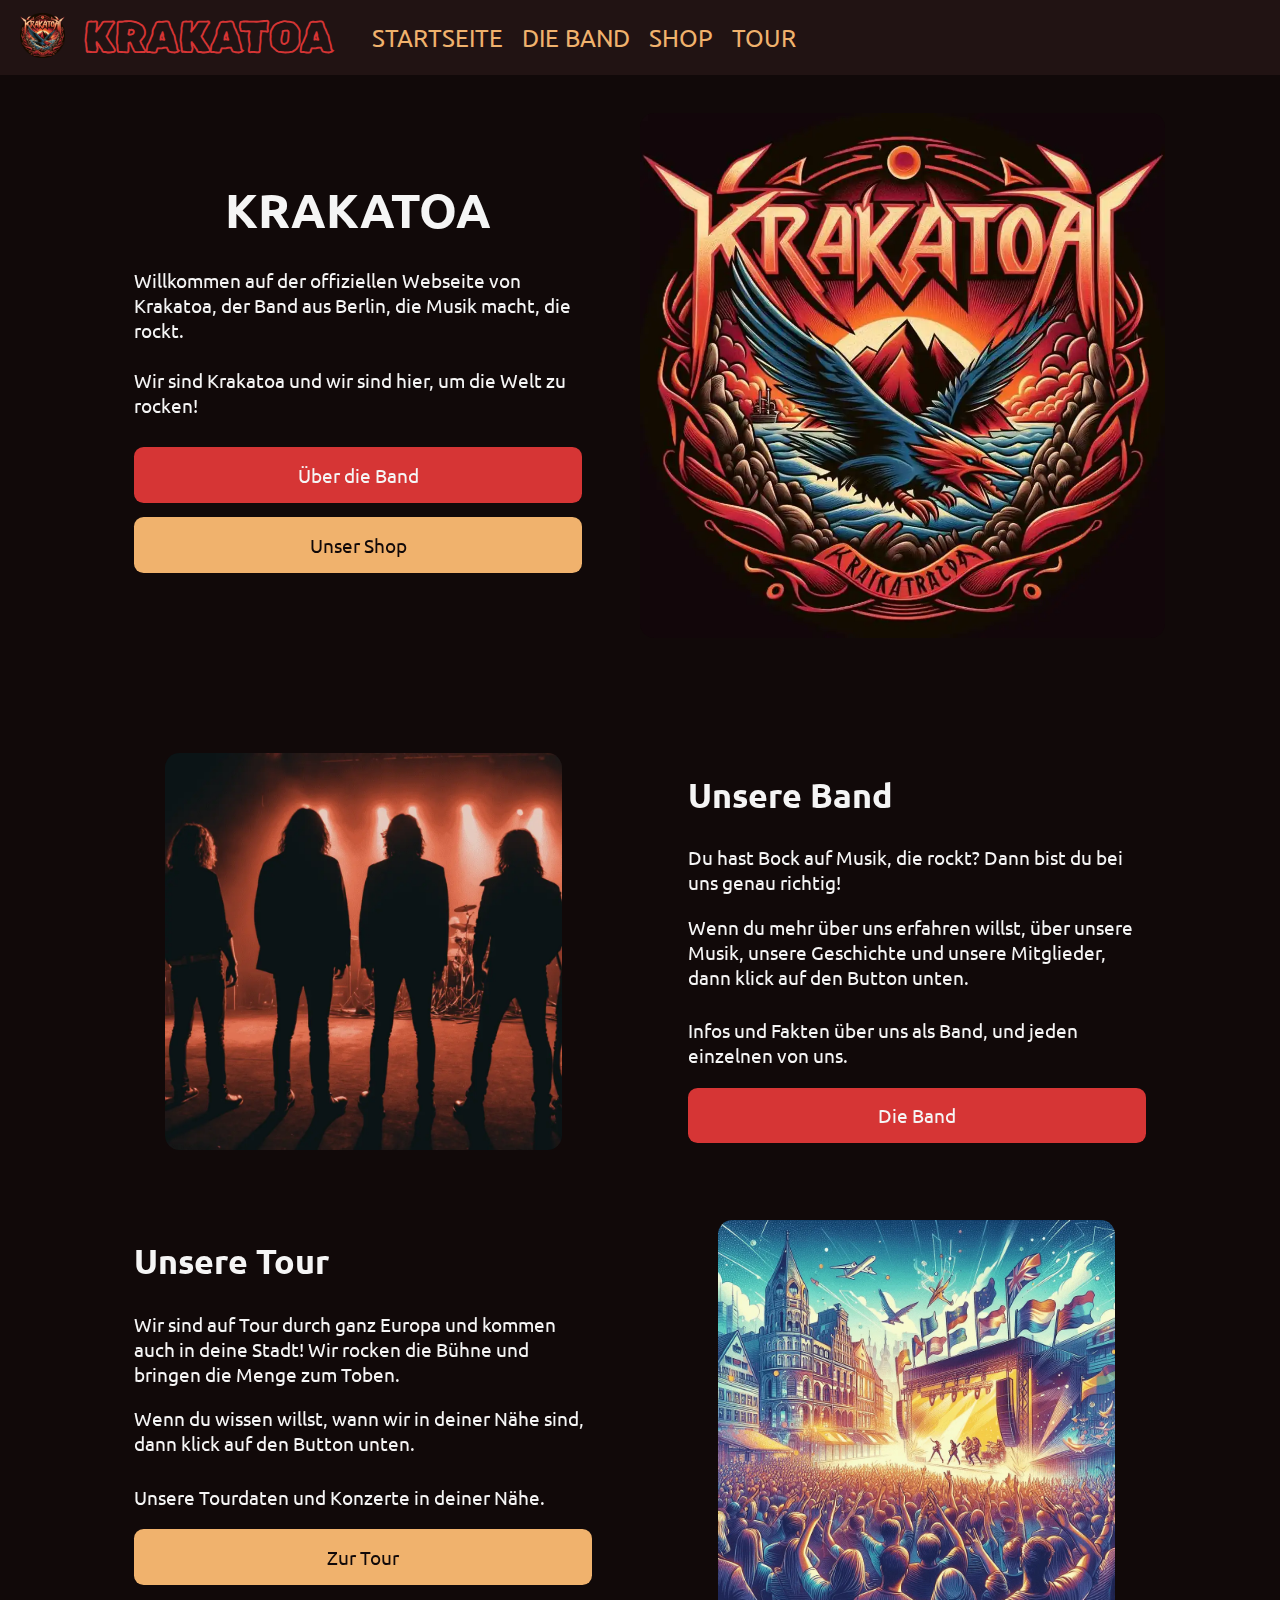
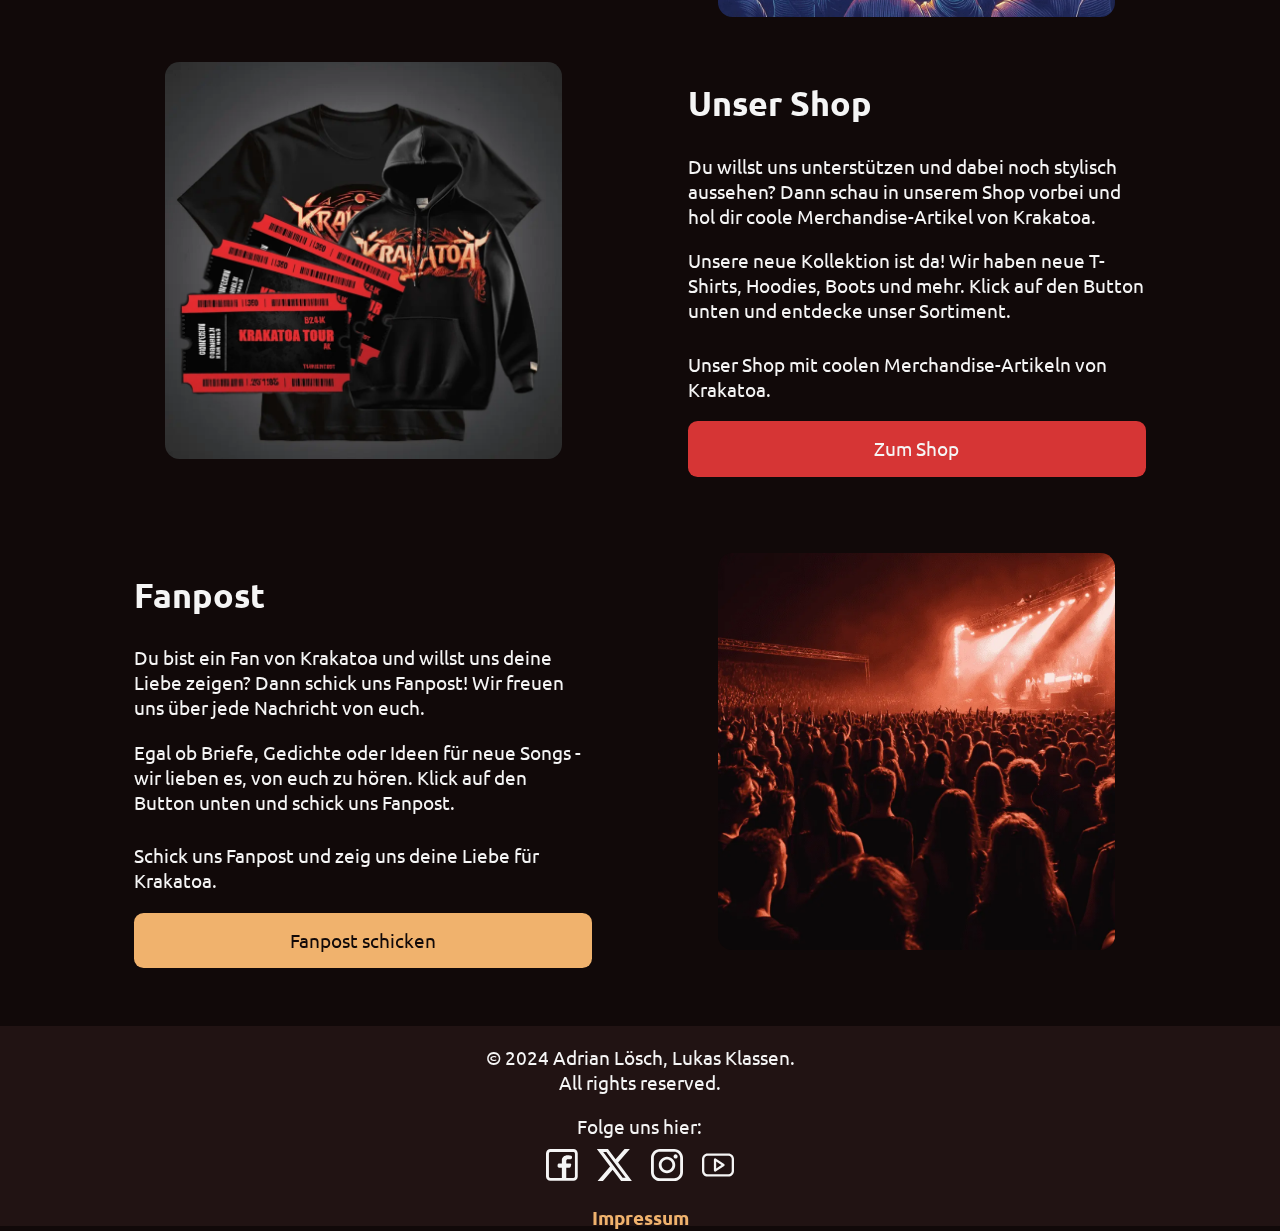
<file: index.html>
<!DOCTYPE html>
<html lang="de">
    <head>
        <meta charset="UTF-8">
        <meta name="viewport" content="width=device-width, initial-scale=1.0">
        <meta name="keywords" content="Krakatoa, Band, Musik, Rock, Heavy Metal, Elektro">
        <meta name="description" content="Krakatoa ist die up-and-coming Band aus Berlin. Wir machen Musik, die rockt">

        <meta property="og:title" content="Krakatoa - Startseite">
        <meta property="og:description" content="Krakatoa ist die up-and-coming Band aus Berlin. Wir machen Musik, die rockt">
        <meta property="og:type" content="article">
        <meta property="og:locale" content="de_DE">
        <meta property="og:image" content="assets/main-logo/main-logo-og.jpeg">

        <script type="module" src="./nav.js"></script>
        <link rel="stylesheet" href="./shared.css">
        <link rel="stylesheet" href="./layout.css">
        <link rel="stylesheet" href="./index.css">

        <link rel="icon" href="assets/favicon/favicon.ico" sizes="32x32">
        <link rel="icon" type="image/png" sizes="32x32" href="assets/favicon/favicon-32.png">
        <link rel="icon" type="image/png" sizes="16x16" href="assets/favicon/favicon-16.png">
        <!-- Not veasable to turn our logo into svg -->
        <!-- <link rel="icon" href="/icon.svg" type="image/svg+xml"> -->
        <link rel="apple-touch-icon" href="assets/favicon/apple-touch-icon.png"><!-- 180×180 -->
        <link rel="manifest" href="assets/favicon/manifest.json">
        <title>Krakatoa - Startseite | Offizielle Webseite unserer Band</title>
    </head>
    <body>
        <header>
            <div>
                <a href="."><img src="assets/main-logo/main-logo-128.png" alt="Eine schwarze Krähe fliegt über einen weiten Ozean mit einer kleinen Insel in der Ferne" height="45"></a>
                <a href="." id="logo-text">KRAKATOA</a>
                <nav id="desktop-nav">
                    <ul>
                        <li><a href=".">STARTSEITE</a></li>
                        <li><a href="band/">DIE BAND</a></li>
                        <li><a href="shop/">SHOP</a></li>
                        <li><a href="tour/">TOUR</a></li>
                    </ul>
                </nav>
            </div>
            <a id="burger-menu">
                <span></span>
                <span></span>
                <span></span>
                <span></span>
            </a>
        </header>
        <div id="mobile-nav-filter"></div>
        <nav id="mobile-side-nav">
            <ul>
                <li><a href=".">STARTSEITE</a></li>
                <li><a href="band/">DIE BAND</a></li>
                <li><a href="shop/">SHOP</a></li>
                <li><a href="tour/">TOUR</a></li>
            </ul>
        </nav>
        <main>
            <section class="hero">
                <div class="hero-text">
                    <h1>KRAKATOA</h1>
                    <p>
                        Willkommen auf der offiziellen Webseite von Krakatoa, der Band aus Berlin, die Musik macht, die rockt.<br><br>
                        Wir sind Krakatoa und wir sind hier, um die Welt zu rocken!<br>
                    </p>
                    <div class="hero-links">
                        <a href="band/" class="link-button bg-primary">Über die Band</a>
                        <a href="shop/" class="link-button bg-secondary">Unser Shop</a>
                    </div>
                </div>
                <img class="hero-image" src="./assets/main-logo/main-logo-cutout.webp" alt="Eine schwarze Krähe fliegt über einen weiten Ozean mit einer kleinen Insel in der Ferne">
            </section>
            <img id="band-image" class="side-image" src="assets/band/whole_band.webp" alt="Alle vier Bandmitglieder auf der Bühne mit dem Rücken zur Kamera stehend auf ihrer letzten Tour">
            <section id="band" class="content-section">
                <h2 class="section-head">Unsere Band</h2>
                <div class="section-body">
                    <p>
                        Du hast Bock auf Musik, die rockt? Dann bist du bei uns genau richtig!
                    </p>
                    <p>
                        Wenn du mehr über uns erfahren willst, über unsere Musik,
                        unsere Geschichte und unsere Mitglieder, dann klick auf den Button unten.
                    </p>
                </div>
                <div class="section-footer">
                    <p>Infos und Fakten über uns als Band, und jeden einzelnen von uns.</p>
                    <a href="band/" class="link-button bg-primary">Die Band</a>
                </div>
            </section>
            <img id="tour-image" class="side-image" src="assets/tour/europe-tour-hero.webp" alt="Die Band bei einem Auftritt auf einer Bühne in einer großen Stadt vor einer riesigen Menschenmenge">
            <section id="tour" class="content-section">
                <h2 class="section-head">Unsere Tour</h2>
                <div class="section-body">
                    <p>
                        Wir sind auf Tour durch ganz Europa und kommen auch in deine Stadt! Wir rocken die Bühne und bringen die Menge zum Toben.
                    </p>
                    <p>
                        Wenn du wissen willst, wann wir in deiner Nähe sind, dann klick auf den Button unten.
                    </p>
                </div>
                <div class="section-footer">
                    <p>Unsere Tourdaten und Konzerte in deiner Nähe.</p>
                    <a href="tour/" class="link-button bg-secondary">Zur Tour</a>
                </div>
            </section>
            <img id="shop-image" class="side-image" src="assets/shop/shop.webp" alt="Eine Sammlung aus Merch Artikeln aus dem Krakatoashop">
            <section id="shop" class="content-section">
                <h2 class="section-head">Unser Shop</h2>
                <div class="section-body">
                    <p>
                        Du willst uns unterstützen und dabei noch stylisch aussehen?
                        Dann schau in unserem Shop vorbei und hol dir coole Merchandise-Artikel von Krakatoa.
                    </p>
                    <p>
                        Unsere neue Kollektion ist da! Wir haben neue T-Shirts, Hoodies, Boots und mehr.
                        Klick auf den Button unten und entdecke unser Sortiment.
                    </p>
                </div>
                <div class="section-footer">
                    <p>Unser Shop mit coolen Merchandise-Artikeln von Krakatoa.</p>
                    <a href="shop/" class="link-button bg-primary">Zum Shop</a>
                </div>
            </section>
            <img id="fanpost-image" class="side-image" src="assets/kontakt/fans.webp" alt="Tausende Fans vor der Festivalbühne, Welttour letztes Jahr, Berlin">
            <section id="fanpost" class="content-section">
                <h2 class="section-head">Fanpost</h2>
                <div class="section-body">
                    <p>
                        Du bist ein Fan von Krakatoa und willst uns deine Liebe zeigen?
                        Dann schick uns Fanpost! Wir freuen uns über jede Nachricht von euch.
                    </p>
                    <p>
                        Egal ob Briefe, Gedichte oder Ideen für neue Songs - wir lieben es, von euch zu hören.
                        Klick auf den Button unten und schick uns Fanpost.
                    </p>
                </div>
                <div class="section-footer">
                    <p>Schick uns Fanpost und zeig uns deine Liebe für Krakatoa.</p>
                    <a href="kontakt/" class="link-button bg-secondary">Fanpost schicken</a>
                </div>
            </section>
        </main>
        <footer>
            <p>&copy; 2024 Adrian Lösch, Lukas Klassen.<br>All rights reserved.</p>
            <div class="socials">
                <p>Folge uns hier:</p>
                <div class="social-icons">
                    <a href="https://www.facebook.com" target="_blank"><img src="assets/footer/facebook-logo.svg" alt="Facebook Logo" height="32"></a>
                    <a href="https://www.x.com" target="_blank"><img src="assets/footer/X-logo.svg" alt="Twitter Logo" height="32"></a>
                    <a href="https://www.instagram.com" target="_blank"><img src="assets/footer/instagram-logo.svg" alt="Instagram Logo" height="32"></a>
                    <a href="https://youtu.be/dQw4w9WgXcQ" target="_blank"><img src="assets/footer/youtube-logo.svg" alt="Youtube Logo" height="32"></a>
                </div>
            </div>
            <a class="inline-link" href="impressum/">Impressum</a>
        </footer>
    </body>
</html>
</file>
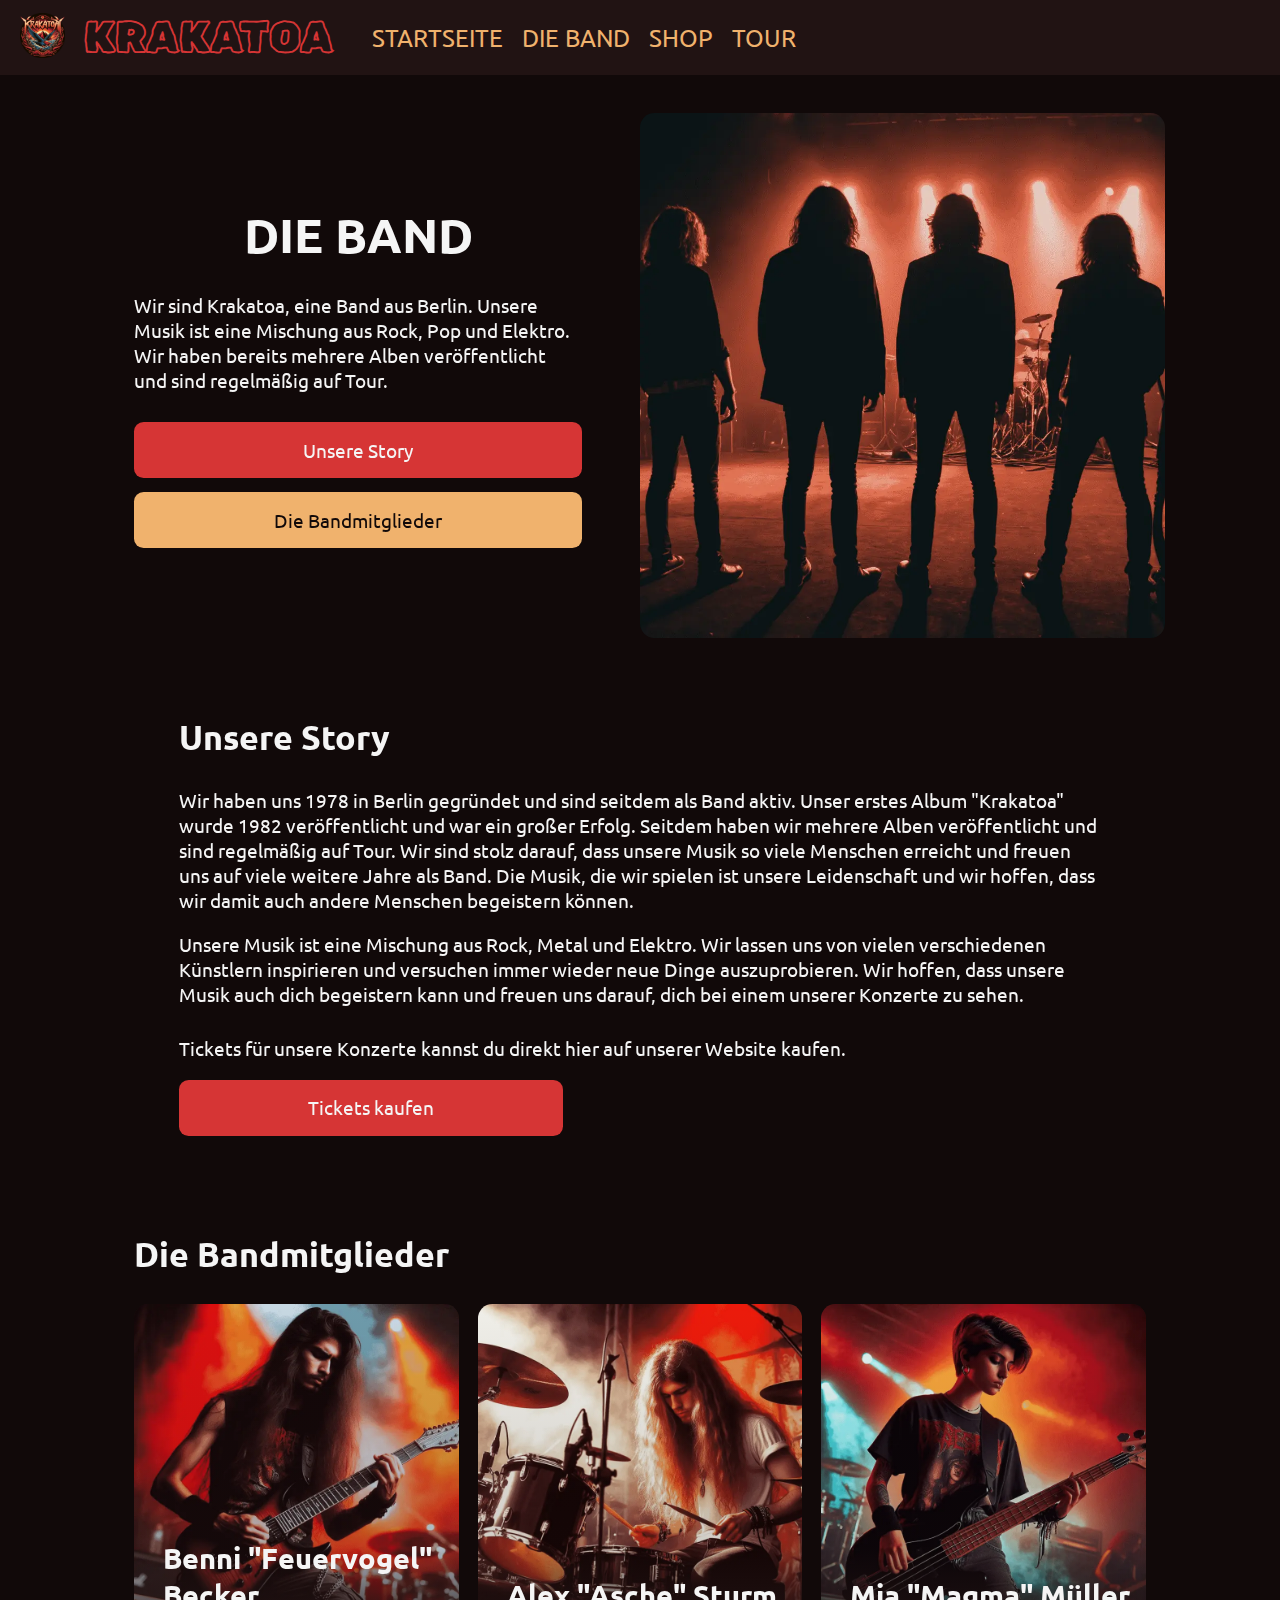
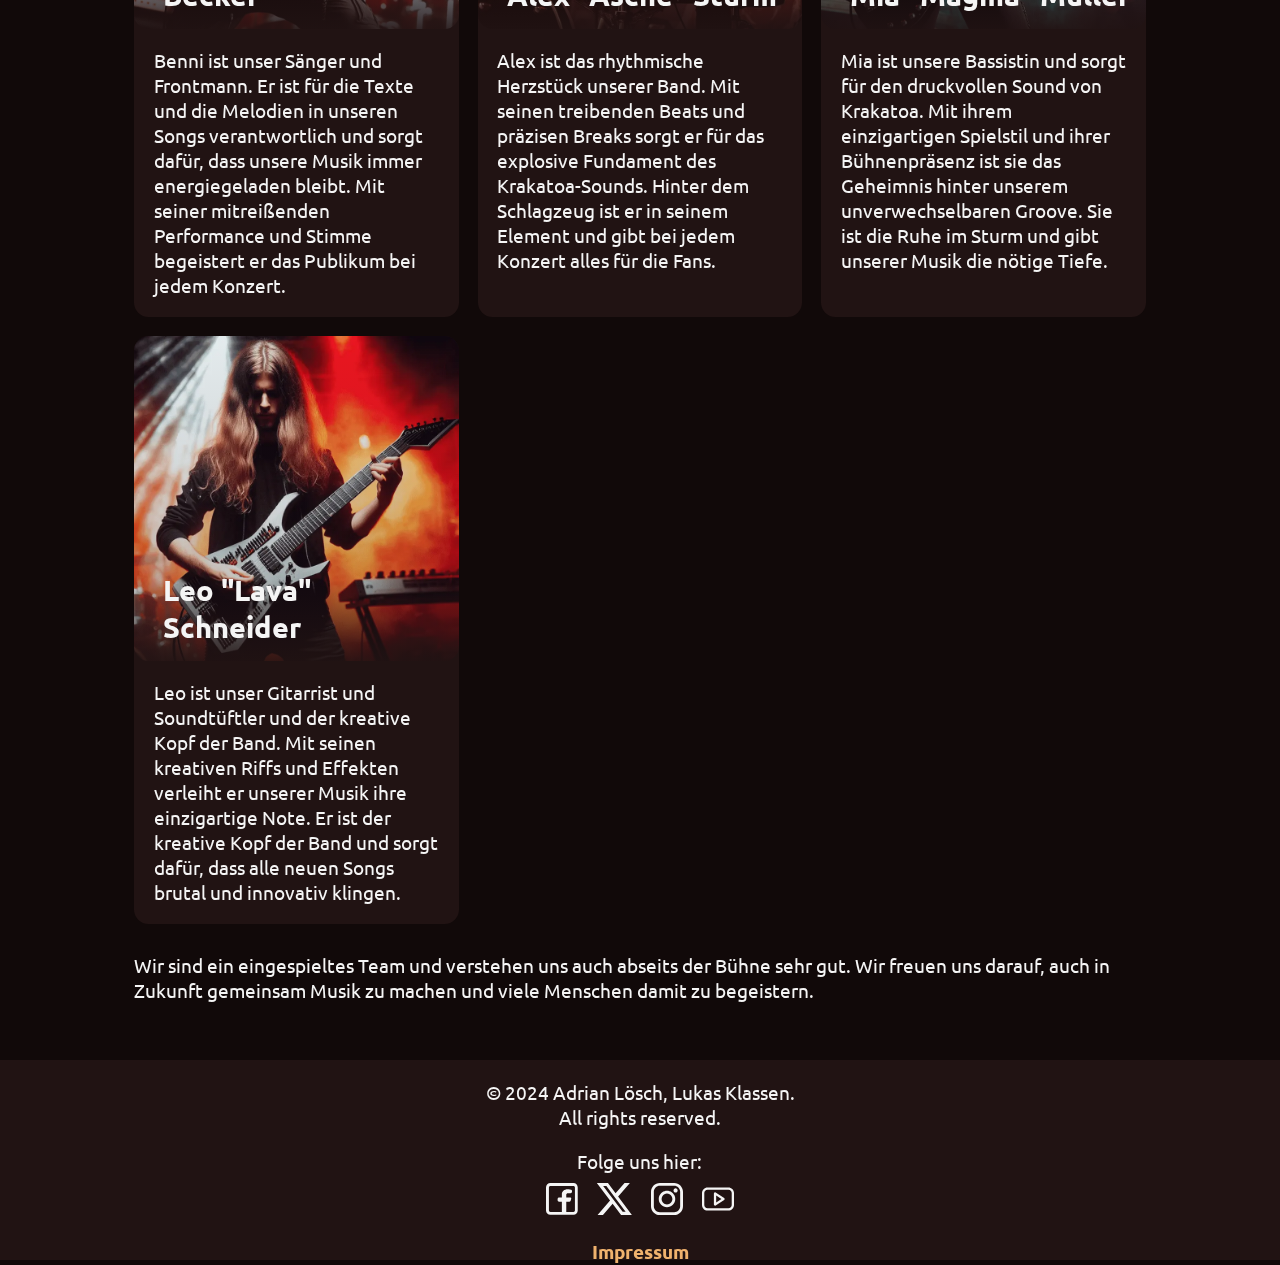
<file: band/index.html>
<!DOCTYPE html>
<html lang="de">
    <head>
        <meta charset="UTF-8">
        <meta name="viewport" content="width=device-width, initial-scale=1.0">
        <meta name="keywords" content="Krakatoa, Band, Musik, Rock, Heavy Metal, Elektro">
        <meta name="description" content="Die Krakatoa-Crew: Benni, Alex, Mia und Leo. Lerne alles über unsere Bandmitglieder.">

        <meta property="og:title" content="Die Band - Krakatoa">
        <meta property="og:description" content="Die Krakatoa-Crew: Benni, Alex, Mia und Leo. Lerne alles über unsere Bandmitglieder.">
        <meta property="og:type" content="article">
        <meta property="og:locale" content="de_DE">
        <meta property="og:image" content="../assets/main-logo/main-logo-og.jpeg">

        <script type="module" src="../nav.js"></script>
        <link rel="stylesheet" href="../shared.css">
        <link rel="stylesheet" href="../layout.css">
        <link rel="stylesheet" href="band.css">

        <link rel="icon" href="../assets/favicon.ico" sizes="32x32">
        <link rel="icon" type="image/png" sizes="32x32" href="../assets/favicon/favicon-32.png">
        <link rel="icon" type="image/png" sizes="16x16" href="../assets/favicon/favicon-16.png">
        <!-- Not veasable to turn our logo into svg -->
        <!-- <link rel="icon" href="/icon.svg" type="image/svg+xml"> -->
        <link rel="apple-touch-icon" href="../assets/apple-touch-icon.png"><!-- 180×180 -->
        <link rel="manifest" href="../assets/favicon/manifest.json">
        <title>Die Band - Krakatoa | Lerne alles über unsere Bandmitglieder</title>
    </head>
    <body>
        <header>
            <div id="header-logos">
                <a href="../"><img src="../assets/main-logo/main-logo-128.png" alt="Eine schwarze Krähe fliegt über einen weiten Ozean mit einer kleinen Insel in der Ferne" height="45"></a>
                <a href="../" id="logo-text">KRAKATOA</a>
                <nav id="desktop-nav">
                    <ul>
                        <li><a href="../">STARTSEITE</a></li>
                        <li><a href=".">DIE BAND</a></li>
                        <li><a href="../shop/">SHOP</a></li>
                        <li><a href="../tour/">TOUR</a></li>
                    </ul>
                </nav>
            </div>
            <a id="burger-menu">
                <span></span>
                <span></span>
                <span></span>
                <span></span>
            </a>
        </header>
        <div id="mobile-nav-filter"></div>
        <nav id="mobile-side-nav">
            <ul>
                <li><a href="../">STARTSEITE</a></li>
                <li><a href=".">DIE BAND</a></li>
                <li><a href="../shop/">SHOP</a></li>
                <li><a href="../tour/">TOUR</a></li>
            </ul>
        </nav>
        <main>
            <section class="hero">
                <div class="hero-text">
                    <h1>DIE BAND</h1>
                    <p>
                        Wir sind Krakatoa, eine Band aus Berlin.
                        Unsere Musik ist eine Mischung aus Rock, Pop und Elektro.
                        Wir haben bereits mehrere Alben veröffentlicht und sind regelmäßig auf Tour.
                    </p>
                    <div class="hero-links">
                        <a href="#story" class="link-button bg-primary">Unsere Story</a>
                        <a href="#members" class="link-button bg-secondary">Die Bandmitglieder</a>
                    </div>
                </div>
                <img class="hero-image" src="../assets/band/whole_band.webp" alt="Alle vier Bandmitglieder auf der Bühne mit dem Rücken zur Kamera stehend auf ihrer letzten Tour">
            </section>
            <section id="story" class="content-section">
                <h2 class="section-head">Unsere Story</h2>
                <div class="section-body">
                    <p>
                        Wir haben uns 1978 in Berlin gegründet und sind seitdem als Band aktiv.
                        Unser erstes Album "Krakatoa" wurde 1982 veröffentlicht und war ein großer Erfolg.
                        Seitdem haben wir mehrere Alben veröffentlicht und sind regelmäßig auf Tour.
                        Wir sind stolz darauf, dass unsere Musik so viele Menschen erreicht und freuen uns auf viele weitere Jahre als Band.
                        Die Musik, die wir spielen ist unsere Leidenschaft und wir hoffen, dass wir damit auch andere Menschen begeistern können.
                    </p>
                    <p>
                        Unsere Musik ist eine Mischung aus Rock, Metal und Elektro.
                        Wir lassen uns von vielen verschiedenen Künstlern inspirieren und versuchen immer wieder neue Dinge auszuprobieren.
                        Wir hoffen, dass unsere Musik auch dich begeistern kann und freuen uns darauf, dich bei einem unserer Konzerte zu sehen.
                    </p>
                </div>
                <div class="section-footer">
                    <p>Tickets für unsere Konzerte kannst du direkt hier auf unserer Website kaufen.</p>
                    <a href="../shop/#tickets" class="link-button bg-primary">Tickets kaufen</a>
                </div>
            </section>
            <section id="members" class="content-section">
                <h2 class="section-head">Die Bandmitglieder</h2>
                <div class="card-container">
                    <div class="member-card">
                        <img class="member-card-image" src="../assets/band/benni-card.webp" alt="Benni, Sänger der Band Krakatoa an seiner Gitarre auf einer Rot-orange beleuchteten Bühne">
                        <div class="member-card-filter">
                            <h3>Benni "Feuervogel" Becker</h3>
                        </div>
                        <p class="member-card-body">
                            Benni ist unser Sänger und Frontmann.
                            Er ist für die Texte und die Melodien in unseren Songs verantwortlich und sorgt dafür,
                            dass unsere Musik immer energiegeladen bleibt. Mit seiner mitreißenden Performance und
                            Stimme begeistert er das Publikum bei jedem Konzert.
                        </p>
                    </div>
                    <div class="member-card">
                        <img class="member-card-image" src="../assets/band/alex-card.webp" alt="Alex, Schlagzeugspieler der Band Krakatoa hinter seinem Schlagzeug siztend auf einer Rot-orage beleuchteten Bühne">
                        <div class="member-card-filter">
                            <h3>Alex "Asche" Sturm</h3>
                        </div>
                        <p class="member-card-body">
                            Alex ist das rhythmische Herzstück unserer Band.
                            Mit seinen treibenden Beats und präzisen Breaks sorgt er für das explosive Fundament des Krakatoa-Sounds.
                            Hinter dem Schlagzeug ist er in seinem Element und gibt bei jedem Konzert alles für die Fans.
                        </p>
                    </div>
                    <div class="member-card">
                        <img class="member-card-image" src="../assets/band/mia-card.webp" alt="Mia, Bassistin der Band Krakatoa mit ihrer Bassgitarre in der Hand auf einer Rot-orange beleuchteten Bühne">
                        <div class="member-card-filter">
                            <h3>Mia "Magma" Müller</h3>
                        </div>
                        <p class="member-card-body">
                            Mia ist unsere Bassistin und sorgt für den druckvollen Sound von Krakatoa.
                            Mit ihrem einzigartigen Spielstil und ihrer Bühnenpräsenz ist sie das Geheimnis hinter unserem unverwechselbaren Groove.
                            Sie ist die Ruhe im Sturm und gibt unserer Musik die nötige Tiefe.
                        </p>
                    </div>
                    <div class="member-card">
                        <img class="member-card-image" src="../assets/band/leo-card.webp" alt="Leo, Soundtüftler der Band Krakatoa mit seiner Gitarre in der Hand auf einer Rot-orange beleuchteten Bühne">
                        <div class="member-card-filter">
                            <h3>Leo "Lava" Schneider</h3>
                        </div>
                        <p class="member-card-body">
                            Leo ist unser Gitarrist und Soundtüftler und der kreative Kopf der Band.
                            Mit seinen kreativen Riffs und Effekten verleiht er unserer Musik ihre einzigartige Note.
                            Er ist der kreative Kopf der Band und sorgt dafür, dass alle neuen Songs brutal und innovativ klingen.
                        </p>
                    </div>
                </div>
                <div class="section-footer">
                    <p>
                        Wir sind ein eingespieltes Team und verstehen uns auch abseits der Bühne sehr gut.
                        Wir freuen uns darauf, auch in Zukunft gemeinsam Musik zu machen und viele Menschen damit zu begeistern.
                    </p>
                </div>
            </section>
        </main>
        <footer>
            <p>&copy; 2024 Adrian Lösch, Lukas Klassen.<br>All rights reserved.</p>
            <div class="socials">
                <p>Folge uns hier:</p>
                <div class="social-icons">
                    <a href="https://www.facebook.com" target="_blank"><img src="../assets/footer/facebook-logo.svg" alt="Facebook Logo" height="32"></a>
                    <a href="https://www.x.com" target="_blank"><img src="../assets/footer/X-logo.svg" alt="Twitter Logo" height="32"></a>
                    <a href="https://www.instagram.com" target="_blank"><img src="../assets/footer/instagram-logo.svg" alt="Instagram Logo" height="32"></a>
                    <a href="https://youtu.be/dQw4w9WgXcQ" target="_blank"><img src="../assets/footer/youtube-logo.svg" alt="Youtube Logo" height="32"></a>
                </div>
            </div>
            <a class="inline-link" href="../impressum/">Impressum</a>
        </footer>
    </body>
</html>
</file>
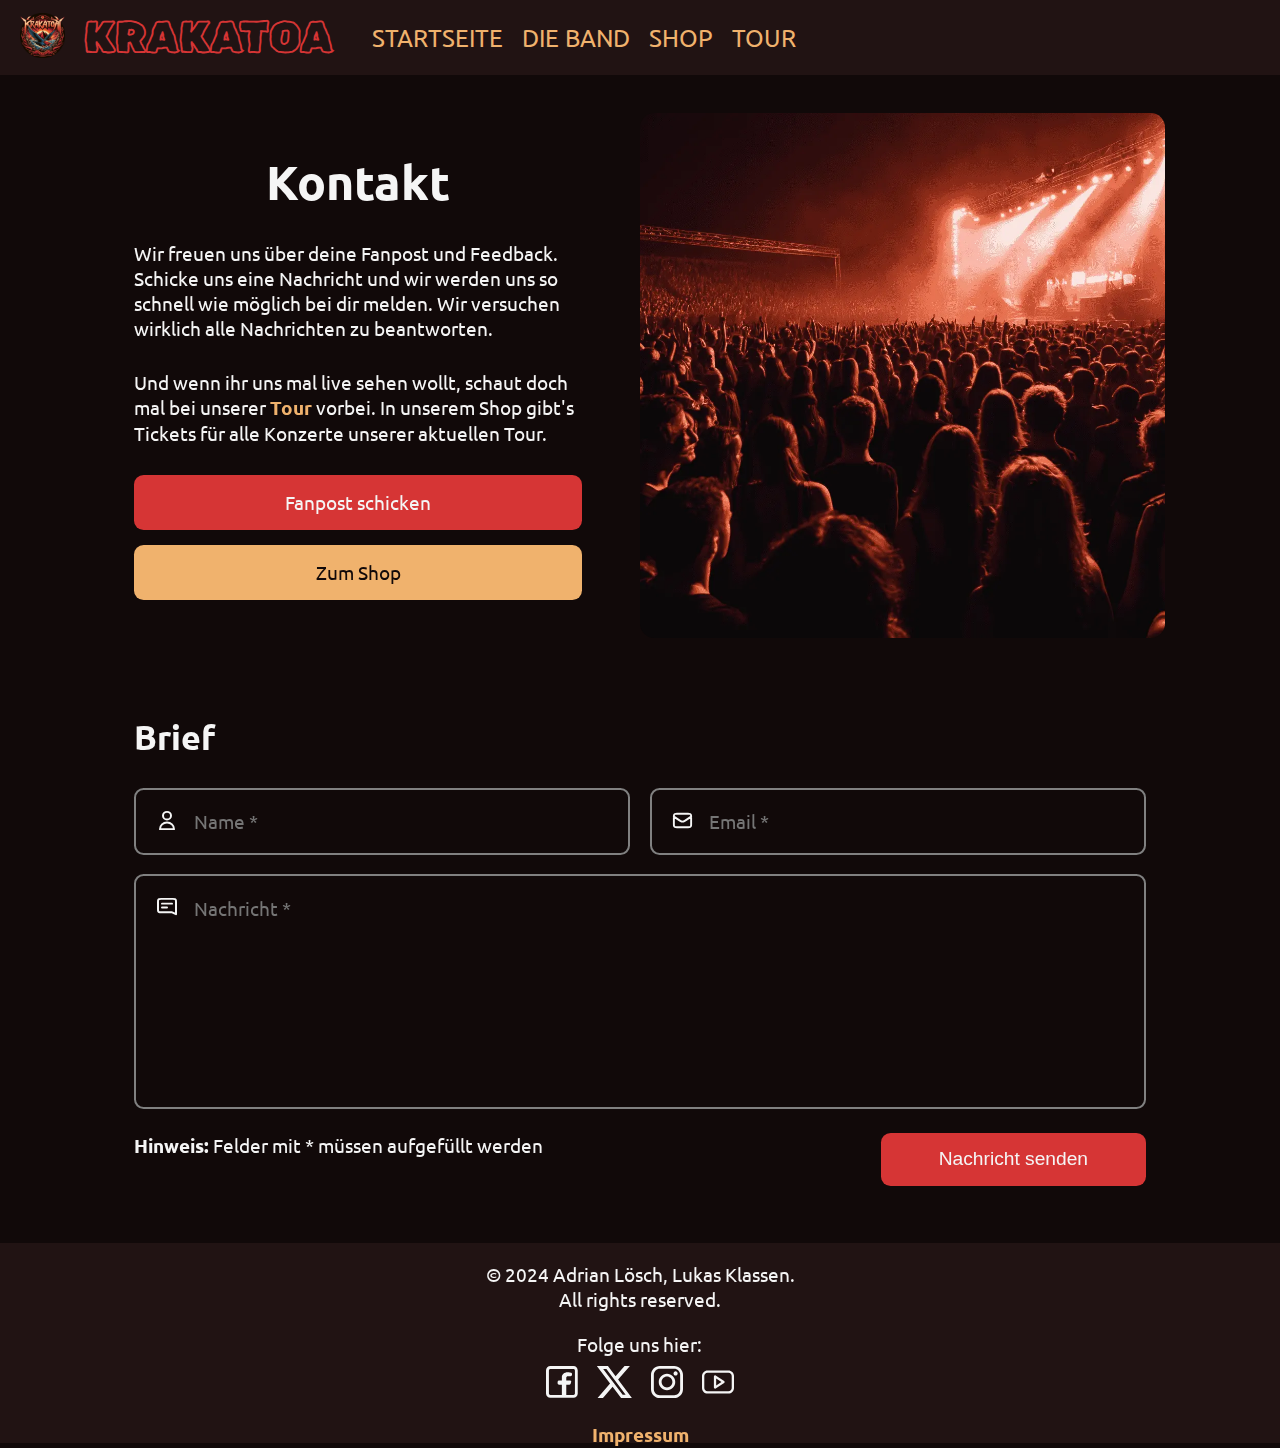
<file: kontakt/index.html>
<!DOCTYPE html>
<html lang="de">

<head>
    <meta charset="UTF-8">
    <meta name="viewport" content="width=device-width, initial-scale=1.0">
    <meta name="keywords" content="Krakatoa, Band, Musik, Rock, Heavy Metal, Elektro">
    <meta name="description" content="Kontaktiere deine Lieblingsband Krakatoa. Schicke uns Fanpost oder Feedback">

    <meta property="og:title" content="Kontakt - Krakatoa">
    <meta property="og:description"
        content="Kontaktiere deine Lieblingsband Krakatoa. Schicke uns Fanpost oder Feedback">
    <meta property="og:type" content="article">
    <meta property="og:locale" content="de_DE">
    <meta property="og:image" content="assets/main-logo/main-logo-og.jpeg">

    <link rel="stylesheet" href="../shared.css">
    <link rel="stylesheet" href="../layout.css">
    <link rel="stylesheet" href="kontakt.css">

    <script type="module" src="../nav.js"></script>
    <script type="module" src="script.js"></script>

    <link rel="icon" href="../assets/favicon/favicon.ico" sizes="32x32">
    <link rel="icon" type="image/png" sizes="32x32" href="../assets/favicon/favicon-32.png">
    <link rel="icon" type="image/png" sizes="16x16" href="../assets/favicon/favicon-16.png">
    <!-- Not veasable to turn our logo into svg -->
    <!-- <link rel="icon" href="/icon.svg" type="image/svg+xml"> -->
    <link rel="apple-touch-icon" href="../assets/favicon/apple-touch-icon.png"><!-- 180×180 -->
    <link rel="manifest" href="../assets/favicon/manifest.json">
    <title>Kontakt - Krakatoa | Hier kannst du uns Fanpost schicken</title>
</head>

<body>
    <header>
        <div>
            <a href="../"><img src="../assets/main-logo/main-logo-128.png"
                    alt="Eine schwarze Krähe fliegt über einen weiten Ozean mit einer kleinen Insel in der Ferne"
                    height="45"></a>
            <a href="../" id="logo-text">KRAKATOA</a>
            <nav id="desktop-nav">
                <ul>
                    <li><a href="../">STARTSEITE</a></li>
                    <li><a href="../band/">DIE BAND</a></li>
                    <li><a href="../shop/">SHOP</a></li>
                    <li><a href="../tour/">TOUR</a></li>
                </ul>
            </nav>
        </div>
        <a id="burger-menu">
            <span></span>
            <span></span>
            <span></span>
            <span></span>
        </a>
    </header>
    <div id="mobile-nav-filter"></div>
    <nav id="mobile-side-nav">
        <ul>
            <li><a href="../">STARTSEITE</a></li>
            <li><a href="../band/">DIE BAND</a></li>
            <li><a href="../shop/">SHOP</a></li>
            <li><a href="../tour/">TOUR</a></li>
        </ul>
    </nav>
    <main>
        <section class="hero">
            <div class="hero-text">
                <h1>Kontakt</h1>
                <p>
                    Wir freuen uns über deine Fanpost und Feedback. Schicke uns eine Nachricht und wir werden uns so schnell
                    wie möglich bei dir melden. Wir versuchen wirklich alle Nachrichten zu beantworten.
                </p>
                <p>
                    Und wenn ihr uns mal live sehen wollt, schaut doch mal bei unserer <a href="../tour/" class="inline-link">Tour</a> vorbei.
                    In unserem Shop gibt's Tickets für alle Konzerte unserer aktuellen Tour.
                </p>
                <div class="hero-links">
                    <a href="#fanpost" class="link-button bg-primary">Fanpost schicken</a>
                    <a href="../shop/" class="link-button bg-secondary">Zum Shop</a>
                </div>
            </div>
            <img class="hero-image" src="../assets/kontakt/fans.webp" alt="Tausende Fans vor der Festivalbühne, Welttour letztes Jahr, Berlin">
        </section>
        <section id="fanpost" class="content-section">
            <h2 class="section-head">Brief</h2>
            <div class="section-body">
                <form id="fanpost-form">
                    <div id="name-div" class="input-field">
                        <label class="input-label" for="name-input">
                            <img class="input-icon" src="../assets/kontakt/user-svgrepo-com.svg" alt="User Symbol">
                        </label>
                        <input id="name-input" class="input-input" required type="text" name="name" placeholder="Name *" maxlength="50">
                    </div>
                    <div id="mail-div" class="input-field">
                        <label class="input-label" for="email-input">
                            <img class="input-icon" src="../assets/kontakt/mail-svgrepo-com.svg" alt="Brief Symbol">
                        </label>
                        <input id="email-input" class="input-input" required type="text" name="email" placeholder="Email *" maxlength="50">
                    </div>
                    <div id="message-div" class="input-field">
                        <label class="input-label" for="message-textarea">
                            <img class="input-icon" src="../assets/kontakt/message-square-lines-svgrepo-com.svg" alt="Nachricht Symbol">
                        </label>
                        <textarea id="message-textarea" class="input-input" required name="message" aria-label="Nachricht" placeholder="Nachricht *"></textarea>
                    </div>
                    <div id="info-div">
                        <span><b>Hinweis:</b> Felder mit * müssen aufgefüllt werden</span>
                    </div>
                    <div id="submit-div">
                        <button type="submit" id="submit-button" name="submit" class="link-button bg-primary">Nachricht senden</button>
                    </div>
                </form>
            </div>
        </section>
    </main>
    <footer>
        <p>&copy; 2024 Adrian Lösch, Lukas Klassen.<br>All rights reserved.</p>
        <div class="socials">
            <p>Folge uns hier:</p>
            <div class="social-icons">
                <a href="https://www.facebook.com" target="_blank"><img src="../assets/footer/facebook-logo.svg"
                        alt="Facebook Logo" height="32"></a>
                <a href="https://www.x.com" target="_blank"><img src="../assets/footer/X-logo.svg" alt="Twitter Logo"
                        height="32"></a>
                <a href="https://www.instagram.com" target="_blank"><img src="../assets/footer/instagram-logo.svg"
                        alt="Instagram Logo" height="32"></a>
                <a href="https://youtu.be/dQw4w9WgXcQ" target="_blank"><img src="../assets/footer/youtube-logo.svg"
                        alt="Youtube Logo" height="32"></a>
            </div>
        </div>
        <a class="inline-link" href="../impressum/">Impressum</a>
    </footer>
    <div id="popup-background-filter"></div>
    <div id="popup-container">
        <div id="popup">
            <h2 id="popup-head">Nachricht gesendet</h2>
            <p id="popup-text">Vielen Dank für deine Nachricht. Wir lesen uns alle Fanpost durch und versuchen so schnell wie möglich zu antworten.</p>
            <button id="close-popup" class="link-button bg-primary">Schließen</button>
        </div>
    </div>
</body>

</html>
</file>
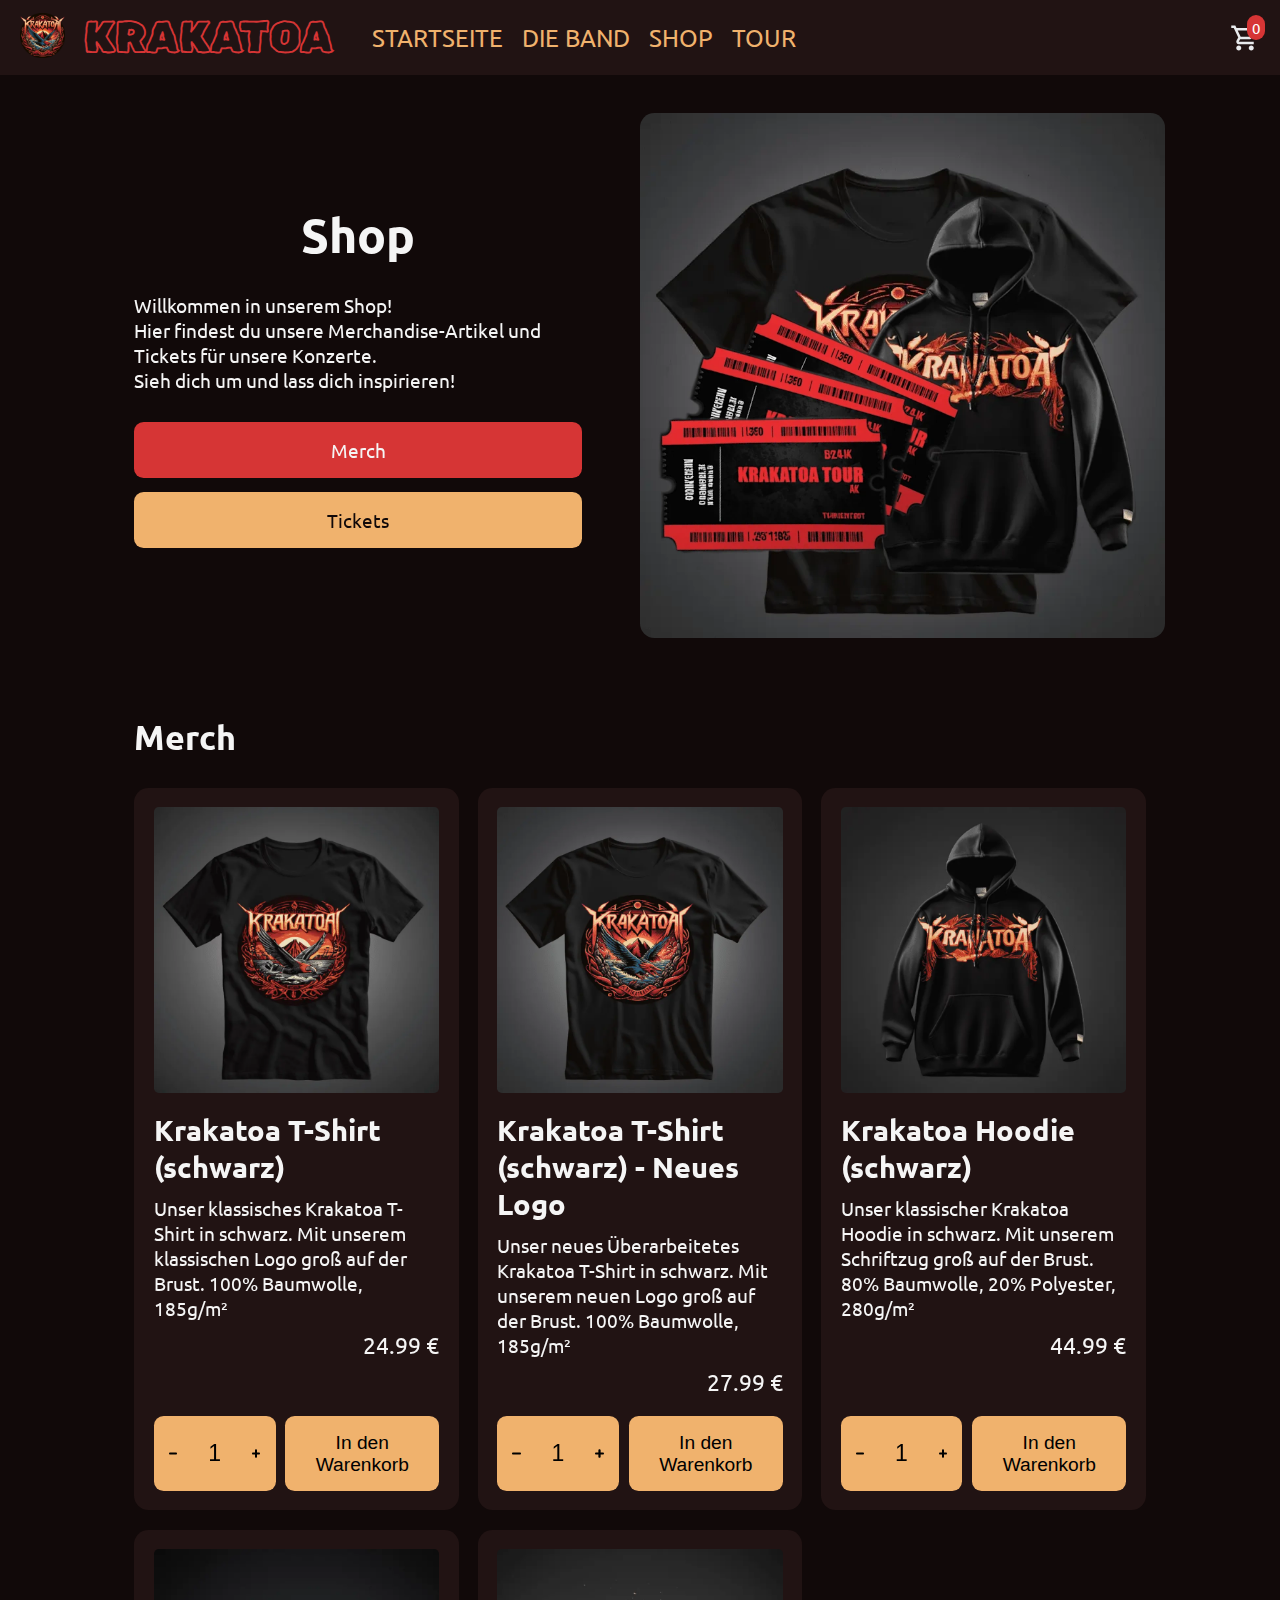
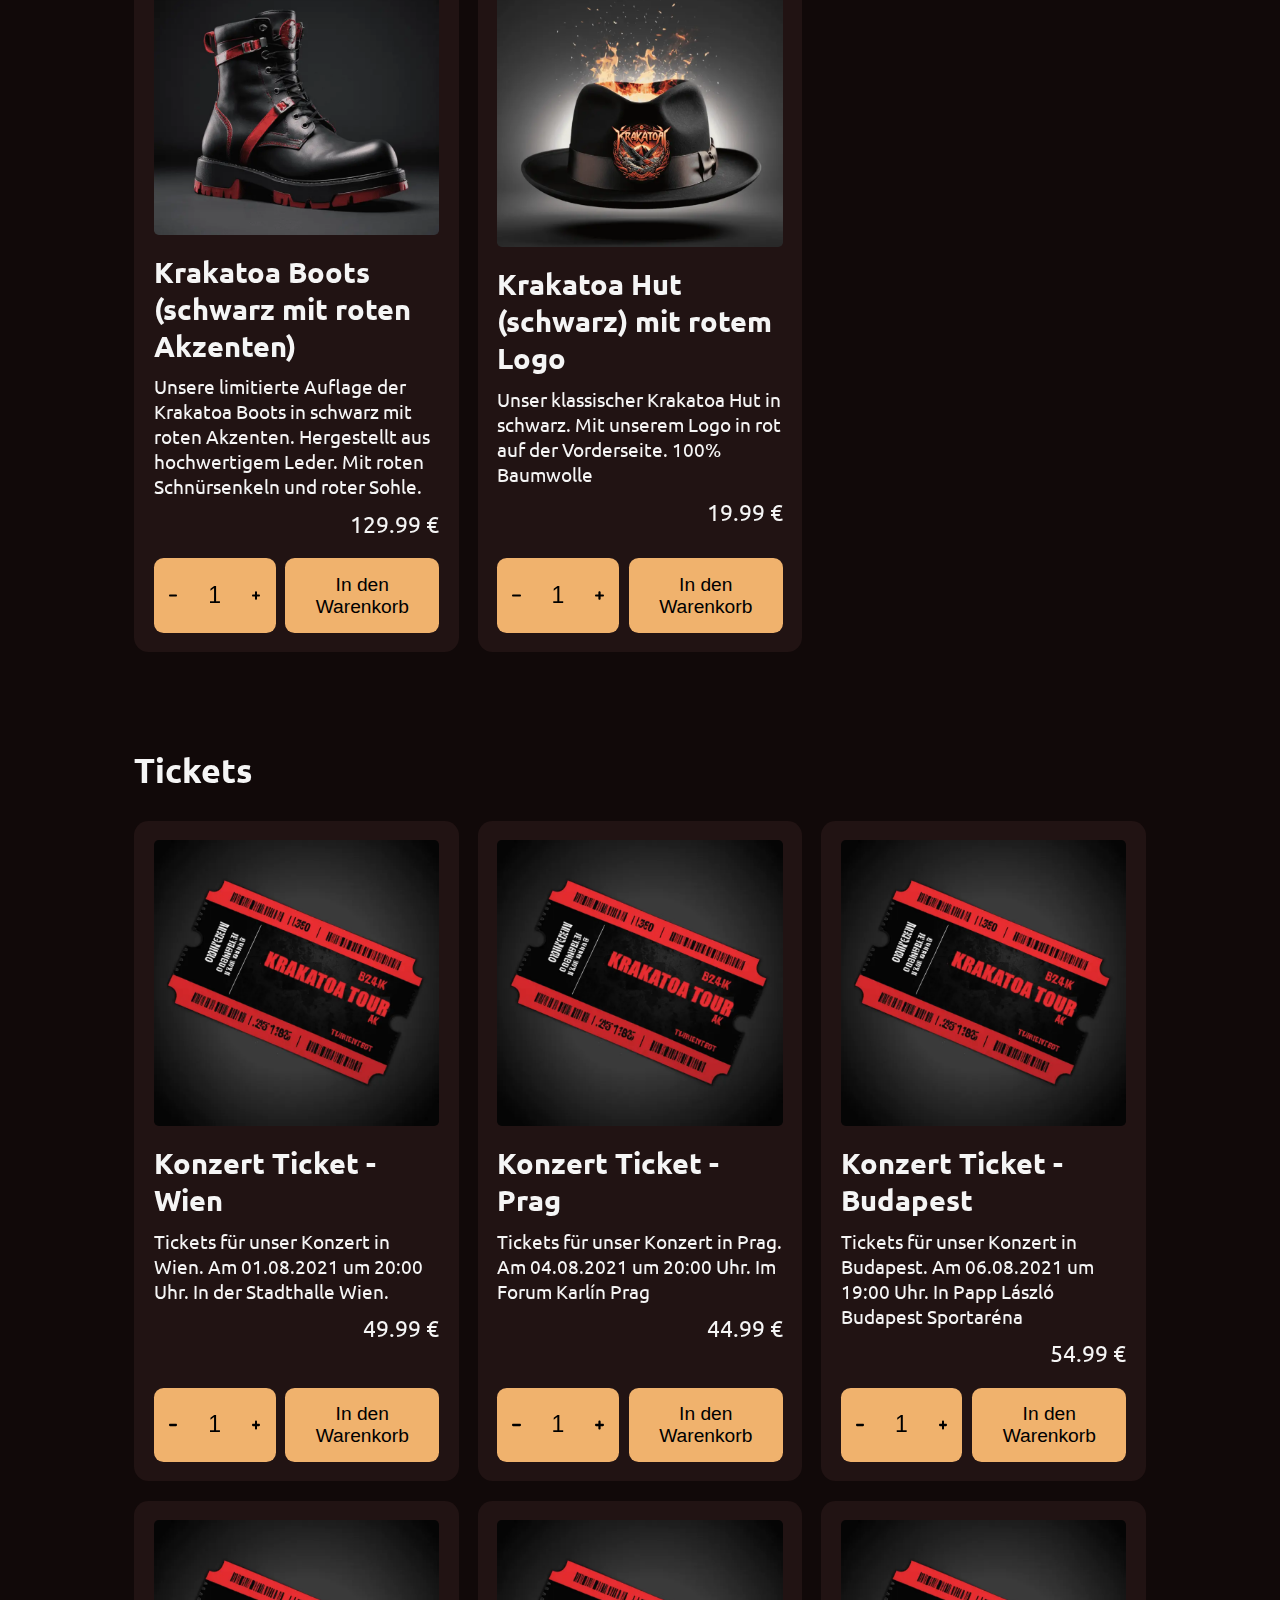
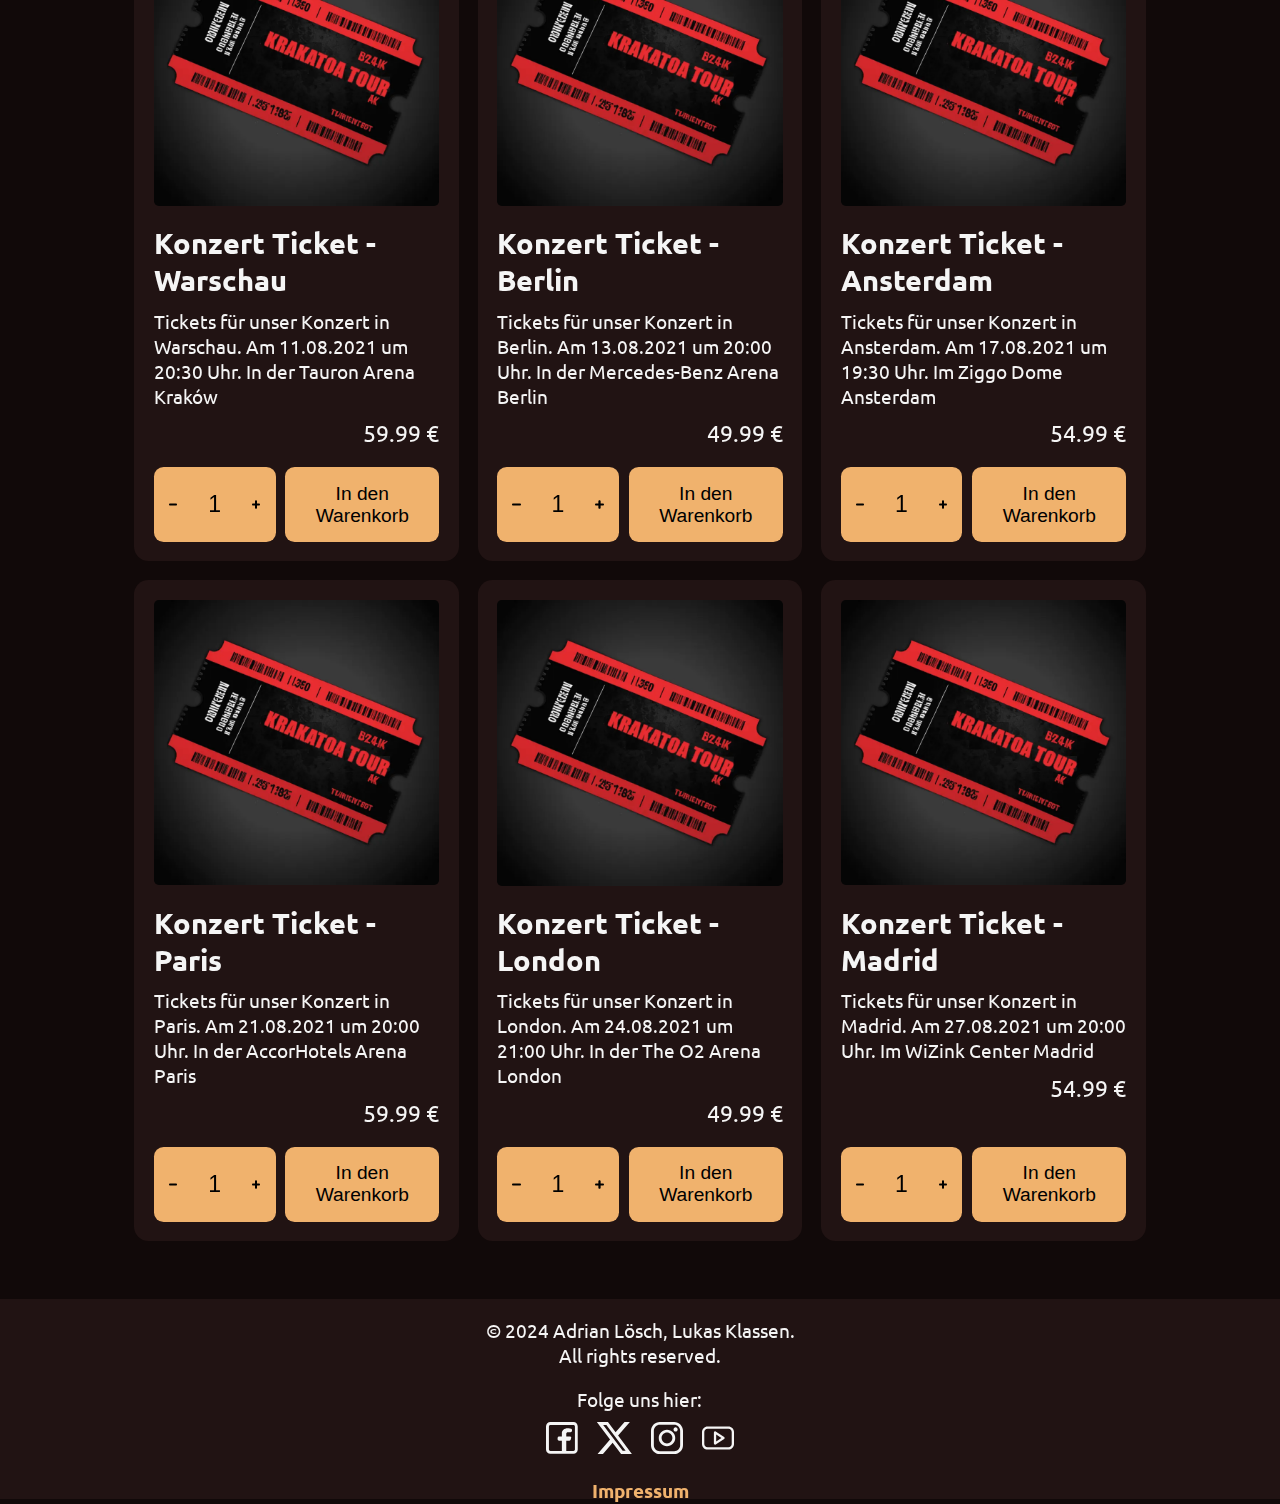
<file: shop/index.html>
<!DOCTYPE html>
<html lang="de">
    <head>
        <meta charset="UTF-8">
        <meta name="viewport" content="width=device-width, initial-scale=1.0">
        <meta name="keywords" content="Krakatoa, Shop, Merch, Tickets">
        <meta name="description" content="In unserem Shop findest du coole Merchandise-Artikel und Tickets für unsere Konzerte.">

        <meta property="og:title" content="Shop - Krakatoa">
        <meta property="og:description" content="In unserem Shop findest du coole Merchandise-Artikel und Tickets für unsere Konzerte.">
        <meta property="og:type" content="article">
        <meta property="og:locale" content="de_DE">
        <meta property="og:image" content="assets/main-logo/main-logo-og.jpeg">

        <link rel="stylesheet" href="../shared.css">
        <link rel="stylesheet" href="../layout.css">
        <link rel="stylesheet" href="shop.css">

        <script type="module" src="../nav.js"></script>
        <script type="module" src="script.js"></script>

        <link rel="icon" href="../assets/favicon.ico" sizes="32x32">
        <link rel="icon" type="image/png" sizes="32x32" href="../assets/favicon/favicon-32.png">
        <link rel="icon" type="image/png" sizes="16x16" href="../assets/favicon/favicon-16.png">
        <!-- Not veasable to turn our logo into svg -->
        <!-- <link rel="icon" href="/icon.svg" type="image/svg+xml"> -->
        <link rel="apple-touch-icon" href="../assets/apple-touch-icon.png"><!-- 180×180 -->
        <link rel="manifest" href="../assets/favicon/manifest.json">
        <title>Shop - Krakatoa | Originales Merchandise und Tickets</title>
    </head>
    <body>
        <header>
            <div>
                <a href="../"><img src="../assets/main-logo/main-logo-128.png" alt="Eine schwarze Krähe fliegt über einen weiten Ozean mit einer kleinen Insel in der Ferne" height="45"></a>
                <a href="../" id="logo-text">KRAKATOA</a>
                <nav id="desktop-nav">
                    <ul>
                        <li><a href="../">STARTSEITE</a></li>
                        <li><a href="../band/">DIE BAND</a></li>
                        <li><a href="../shop/">SHOP</a></li>
                        <li><a href="../tour/">TOUR</a></li>
                    </ul>
                </nav>
            </div>
            <div id="icons">
                <a id="cart-link" href="./cart/">
                    <img src="../assets/shop/shopping-cart.svg" alt="Einkaufswagen Symbol">
                    <div id="badge">
                        0
                    </div>
                </a>
                <a id="burger-menu">
                    <span></span>
                    <span></span>
                    <span></span>
                    <span></span>
                </a>
            </div>
        </header>
        <div id="mobile-nav-filter"></div>
        <nav id="mobile-side-nav">
            <ul>
                <li><a href="../">STARTSEITE</a></li>
                <li><a href="../band/">DIE BAND</a></li>
                <li><a href="../shop/">SHOP</a></li>
                <li><a href="../tour/">TOUR</a></li>
            </ul>
        </nav>
        <main>
            <section class="hero">
                <div class="hero-text">
                    <h1>Shop</h1>
                    <p>
                        Willkommen in unserem Shop!<br>
                        Hier findest du unsere Merchandise-Artikel und Tickets für unsere Konzerte.<br>
                        Sieh dich um und lass dich inspirieren!
                    </p>
                    <div class="hero-links">
                        <a href="#merch" class="link-button bg-primary">Merch</a>
                        <a href="#tickets" class="link-button bg-secondary">Tickets</a>
                    </div>
                </div>
                <img src="../assets/shop/shop.webp" alt="Eine Sammlung aus Merch Artikeln aus dem Krakatoashop" class="hero-image">
            </section>
            <section id="merch" class="content-section">
                <h2 class="section-head">Merch</h2>
                <div class="section-body card-container">
                    <!-- insert with script -->
                </div>
            </section>
            <section id="tickets" class="content-section">
                <h2 class="section-head">Tickets</h2>
                <div class="section-body card-container">
                    <!-- TODO: insert with script -->
                </div>
            </section>
        </main>
        <footer>
            <p>&copy; 2024 Adrian Lösch, Lukas Klassen.<br>All rights reserved.</p>
            <div class="socials">
                <p>Folge uns hier:</p>
                <div class="social-icons">
                    <a href="https://www.facebook.com" target="_blank"><img src="../assets/footer/facebook-logo.svg" alt="Facebook Logo" height="32"></a>
                    <a href="https://www.x.com" target="_blank"><img src="../assets/footer/X-logo.svg" alt="Twitter Logo" height="32"></a>
                    <a href="https://www.instagram.com" target="_blank"><img src="../assets/footer/instagram-logo.svg" alt="Instagram Logo" height="32"></a>
                    <a href="https://youtu.be/dQw4w9WgXcQ" target="_blank"><img src="../assets/footer/youtube-logo.svg" alt="Youtube Logo" height="32"></a>
                </div>
            </div>
            <a class="inline-link" href="../impressum/">Impressum</a>
        </footer>
        <template id="product-card-template">
            <div class="product-card">
                <img class="product-image"><!-- src, alt -->
                <div class="product-info">
                    <h3 class="product-title"><!-- textContent --></h3>
                    <p class="product-description"><!-- textContent --></p>
                    <p class="product-price"><!-- textContent --></p>
                </div>
                <div class="product-buttons">
                    <div class="custom-spinbox">
                        <button class="spinbox-button">
                            <img src="../assets/shop/minus.svg" alt="Minus Symbol" class="spinbox-minus">
                        </button>
                        <input type="number" class="spinbox-input" min="0" value="1">
                        <button class="spinbox-button">
                            <img src="../assets/shop/plus.svg" alt="Plus Symbol" class="spinbox-plus">
                        </button>
                    </div>
                    <button class="add-cart-button">In den Warenkorb</button>
                </div>
            </div>
        </template>
    </body>
</html>
</file>
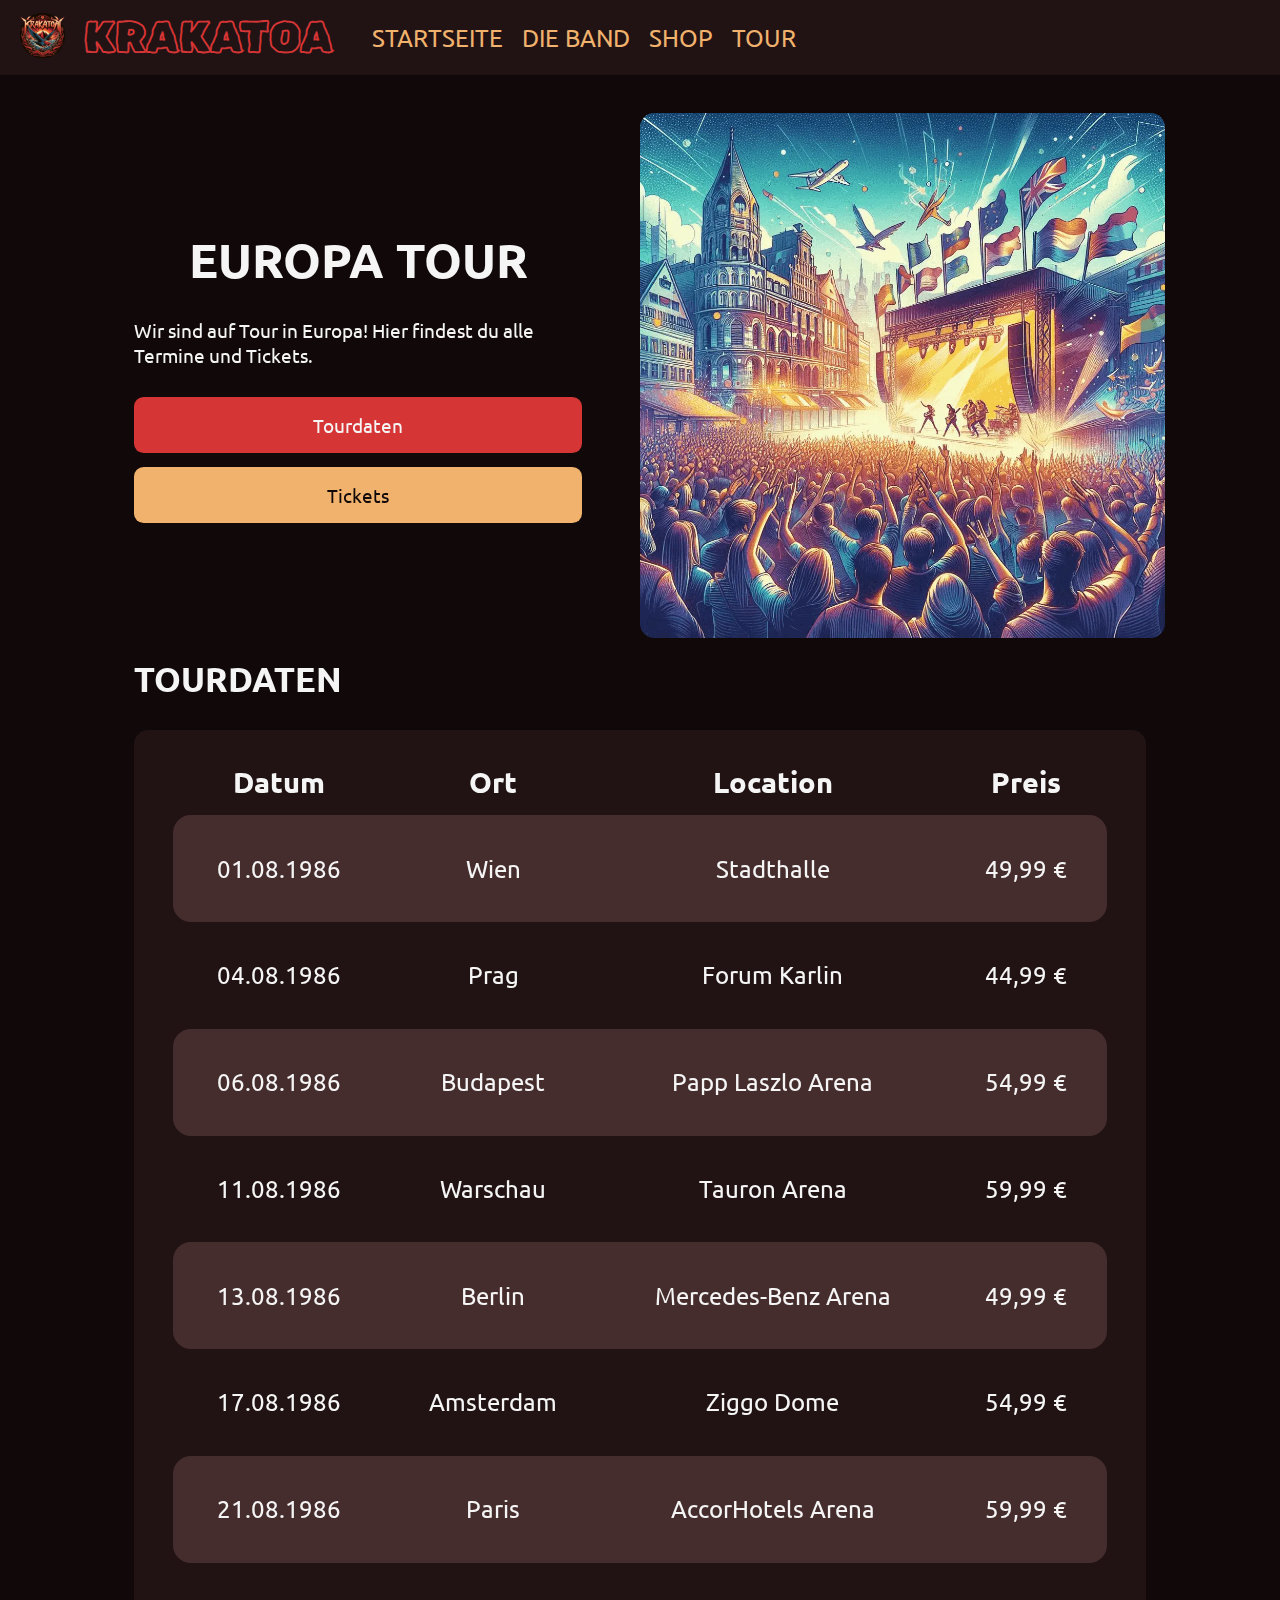
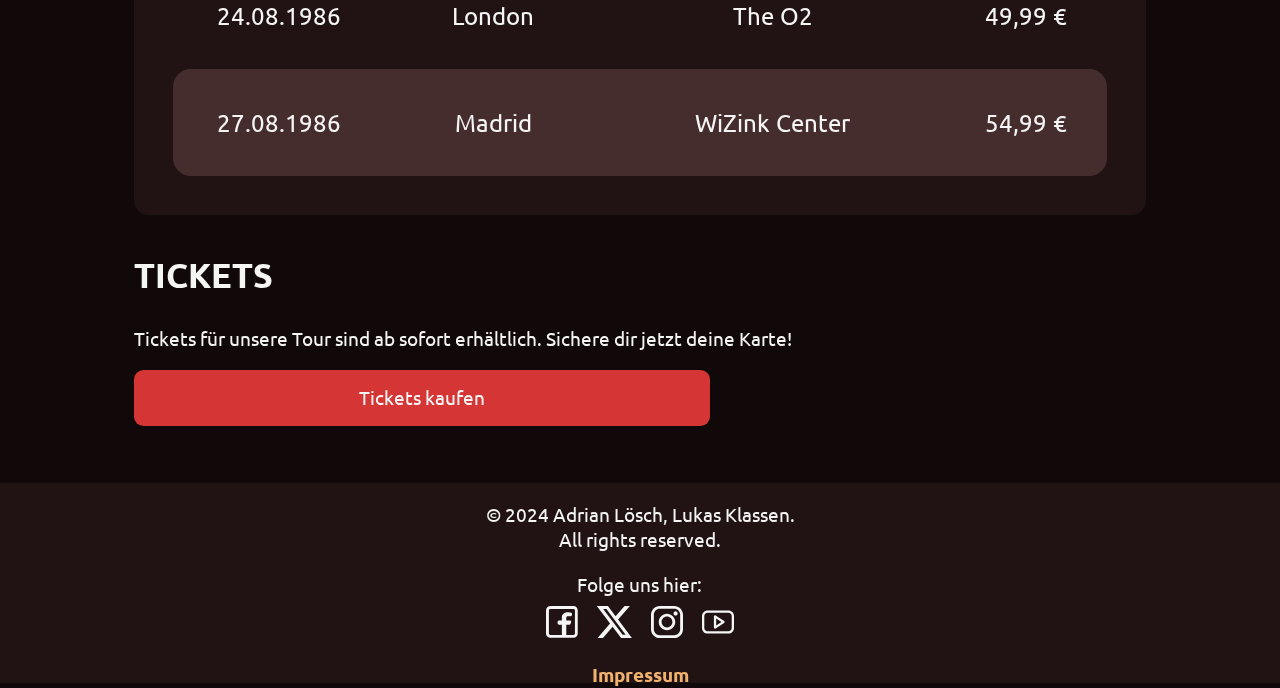
<file: tour/index.html>
<!DOCTYPE html>
<html lang="de">
    <head>
        <meta charset="UTF-8">
        <meta name="viewport" content="width=device-width, initial-scale=1.0">
        <meta name="keywords" content="Krakatoa, Tour, Europa, Konzert, Tickets">
        <meta name="description" content="Krakatoa ist auf Tour in Europa! Hier findest du alle Termine und Tickets.">

        <meta property="og:title" content="Europa Tour - Krakatoa">
        <meta property="og:description" content="Krakatoa ist auf Tour in Europa! Hier findest du alle Termine und Tickets.">
        <meta property="og:type" content="article">
        <meta property="og:locale" content="de_DE">
        <meta property="og:image" content="../assets/main-logo/main-logo-og.jpeg">

        <script type="module" src="../nav.js"></script>
        <link rel="stylesheet" href="../shared.css">
        <link rel="stylesheet" href="../layout.css">
        <link rel="stylesheet" href="tour.css">
        <link rel="icon" href="../assets/favicon.ico" sizes="32x32">
        <link rel="icon" type="image/png" sizes="32x32" href="../assets/favicon/favicon-32.png">
        <link rel="icon" type="image/png" sizes="16x16" href="../assets/favicon/favicon-16.png">
        <!-- Not veasable to turn our logo into svg -->
        <!-- <link rel="icon" href="/icon.svg" type="image/svg+xml"> -->
        <link rel="apple-touch-icon" href="../assets/apple-touch-icon.png"><!-- 180×180 -->
        <link rel="manifest" href="../assets/favicon/manifest.json">
        <title>Europa Tour - Krakatoa | Wir sind auf Tour in Europa!</title>
    </head>
    <body>
        <header>
            <div id="header-logos">
                <a href="../"><img src="../assets/main-logo/main-logo-128.png" alt="Eine schwarze Krähe fliegt über einen weiten Ozean mit einer kleinen Insel in der Ferne" height="45"></a>
                <a href="../" id="logo-text">KRAKATOA</a>
                <nav id="desktop-nav">
                    <ul>
                        <li><a href="../">STARTSEITE</a></li>
                        <li><a href="../band/">DIE BAND</a></li>
                        <li><a href="../shop/">SHOP</a></li>
                        <li><a href="./">TOUR</a></li>
                    </ul>
                </nav>
            </div>
            <a id="burger-menu">
                <span></span>
                <span></span>
                <span></span>
                <span></span>
            </a>
        </header>
        <div id="mobile-nav-filter"></div>
        <nav id="mobile-side-nav">
            <ul>
                <li><a href="../">STARTSEITE</a></li>
                <li><a href="../band/">DIE BAND</a></li>
                <li><a href="../shop/">SHOP</a></li>
                <li><a href="./">TOUR</a></li>
            </ul>
        </nav>
        <main>
            <section class="hero">
                <div class="hero-text">
                    <h1>EUROPA TOUR</h1>
                    <p>
                        Wir sind auf Tour in Europa! Hier findest du alle Termine und Tickets.
                    </p>
                    <div class="hero-links">
                        <a href="#dates" class="link-button bg-primary">Tourdaten</a>
                        <a href="#tickets" class="link-button bg-secondary">Tickets</a>
                    </div>
                </div>
                <img src="../assets/tour/europe-tour-hero.webp" alt="Die Band bei einem Auftritt auf einer Bühne in einer großen Stadt vor einer riesigen Menschenmenge" class="hero-image">
            </section>
            <section id="dates" class="content-section">
                <h2 class="section-head">TOURDATEN</h2>
                <div class="section-body">
                    <div class="table-container">
                        <table>
                            <tr>
                                <th>Datum</th>
                                <th>Ort</th>
                                <th>Location</th>
                                <th>Preis</th>
                            </tr>
                            <tr>
                                <td>01.08.1986</td>
                                <td>Wien</td>
                                <td>Stadthalle</td>
                                <td>49,99 €</td>
                            </tr>
                            <tr>
                                <td>04.08.1986</td>
                                <td>Prag</td>
                                <td>Forum Karlin</td>
                                <td>44,99 €</td>
                            </tr>
                            <tr>
                                <td>06.08.1986</td>
                                <td>Budapest</td>
                                <td>Papp Laszlo Arena</td>
                                <td>54,99 €</td>
                            </tr>
                            <tr>
                                <td>11.08.1986</td>
                                <td>Warschau</td>
                                <td>Tauron Arena</td>
                                <td>59,99 €</td>
                            </tr>
                            <tr>
                                <td>13.08.1986</td>
                                <td>Berlin</td>
                                <td>Mercedes-Benz Arena</td>
                                <td>49,99 €</td>
                            </tr>
                            <tr>
                                <td>17.08.1986</td>
                                <td>Amsterdam</td>
                                <td>Ziggo Dome</td>
                                <td>54,99 €</td>
                            </tr>
                            <tr>
                                <td>21.08.1986</td>
                                <td>Paris</td>
                                <td>AccorHotels Arena</td>
                                <td>59,99 €</td>
                            </tr>
                            <tr>
                                <td>24.08.1986</td>
                                <td>London</td>
                                <td>The O2</td>
                                <td>49,99 €</td>
                            </tr>
                            <tr>
                                <td>27.08.1986</td>
                                <td>Madrid</td>
                                <td>WiZink Center</td>
                                <td>54,99 €</td>
                            </tr>
                        </table>
                    </div>
                </div>
            </section>
            <section id="tickets" class="content-section">
                <h2 class="section-head">TICKETS</h2>
                <div class="section-body">
                    <p>
                        Tickets für unsere Tour sind ab sofort erhältlich. Sichere dir jetzt deine Karte!
                    </p>
                    <a href="../shop/#tickets" class="link-button bg-primary">Tickets kaufen</a>
                </div>
            </section>
        </main>
        <footer>
            <p>&copy; 2024 Adrian Lösch, Lukas Klassen.<br>All rights reserved.</p>
            <div class="socials">
                <p>Folge uns hier:</p>
                <div class="social-icons">
                    <a href="https://www.facebook.com" target="_blank"><img src="../assets/footer/facebook-logo.svg" alt="Facebook Logo" height="32"></a>
                    <a href="https://www.x.com" target="_blank"><img src="../assets/footer/X-logo.svg" alt="Twitter Logo" height="32"></a>
                    <a href="https://www.instagram.com" target="_blank"><img src="../assets/footer/instagram-logo.svg" alt="Instagram Logo" height="32"></a>
                    <a href="https://youtu.be/dQw4w9WgXcQ" target="_blank"><img src="../assets/footer/youtube-logo.svg" alt="Youtube Logo" height="32"></a>
                </div>
            </div>
            <a class="inline-link" href="../impressum/">Impressum</a>
        </footer>
    </body>
</html>
</file>
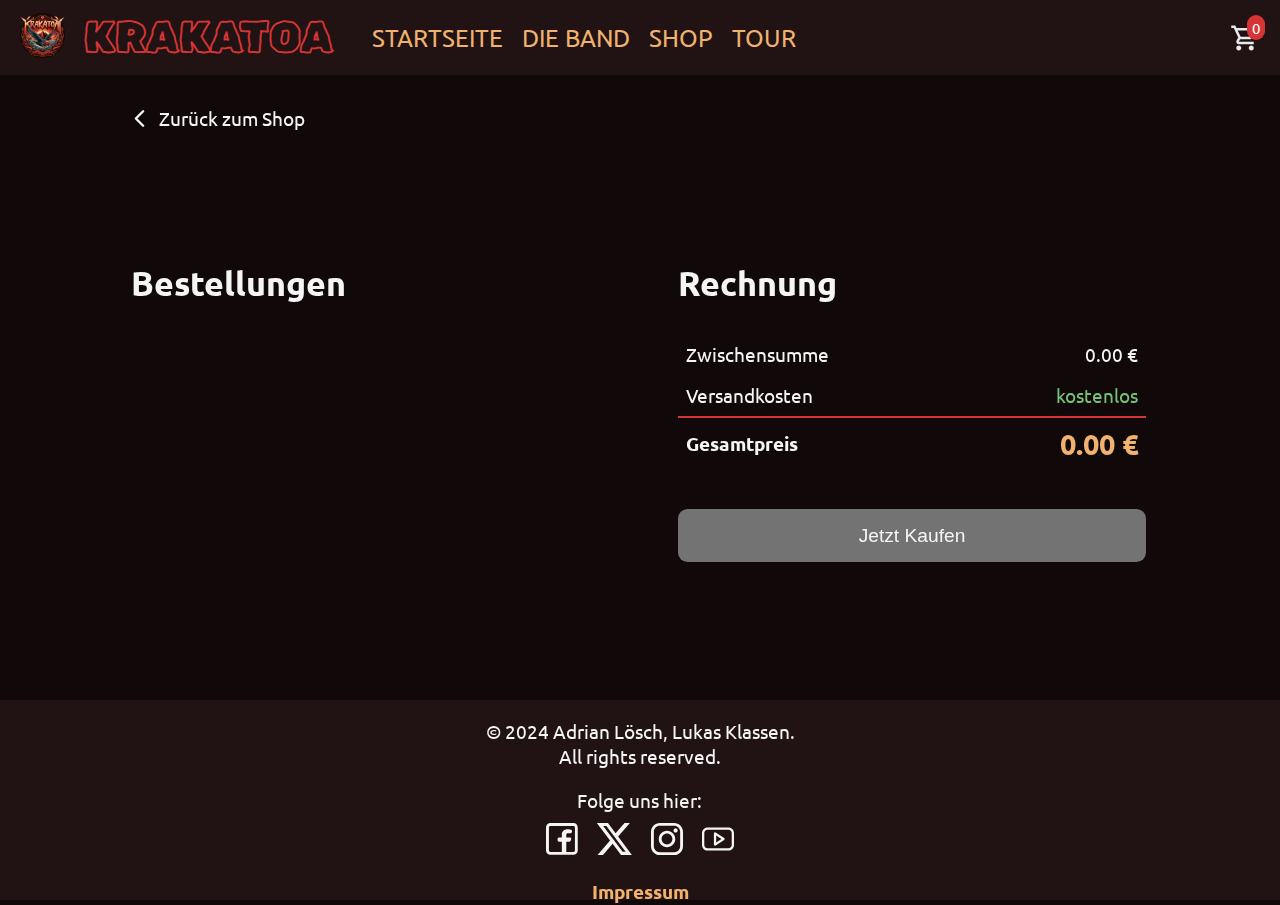
<file: shop/cart/index.html>
<!DOCTYPE html>
<html lang="de">

<head>
    <meta charset="UTF-8">
    <meta name="viewport" content="width=device-width, initial-scale=1.0">
    <meta name="keywords" content="Krakatoa, Shop, Merch, Tickets, Cart">
    <meta name="description" content="Alle Artikel in deinem Warenkorb. Bestelle jetzt und erhalte deine Lieblingsartikel in wenigen Tagen.">

    <meta property="og:title" content="Warenkorb - Krakatoa">
    <meta property="og:description" content="Alle Artikel in deinem Warenkorb. Bestelle jetzt und erhalte deine Lieblingsartikel in wenigen Tagen.">
    <meta property="og:type" content="article">
    <meta property="og:locale" content="de_DE">
    <meta property="og:image" content="assets/main-logo/main-logo-og.jpeg">

    <link rel="stylesheet" href="../../shared.css">
    <link rel="stylesheet" href="../../layout.css">
    <link rel="stylesheet" href="../shop.css">
    <link rel="stylesheet" href="cart.css">

    <script type="module" src="../../nav.js"></script>
    <script type="module" src="../cart.js"></script>
    <script type="module" src="script.js"></script>

    <link rel="icon" href="../../assets/favicon.ico" sizes="32x32">
    <link rel="icon" type="image/png" sizes="32x32" href="../../assets/favicon/favicon-32.png">
    <link rel="icon" type="image/png" sizes="16x16" href="../../assets/favicon/favicon-16.png">
    <!-- Not veasable to turn our logo into svg -->
    <!-- <link rel="icon" href="/icon.svg" type="image/svg+xml"> -->
    <link rel="apple-touch-icon" href="../../assets/apple-touch-icon.png"><!-- 180×180 -->
    <link rel="manifest" href="../../assets/favicon/manifest.json">
    <title>Warenkorb - Krakatoa | Alle Artikel in deinem Warenkorb</title>
</head>

<body>
    <header>
        <div>
            <a href="../../"><img src="../../assets/main-logo/main-logo-128.png" alt="Eine schwarze Krähe fliegt über einen weiten Ozean mit einer kleinen Insel in der Ferne" height="45"></a>
            <a href="../../" id="logo-text">KRAKATOA</a>
            <nav id="desktop-nav">
                <ul>
                    <li><a href="../../">STARTSEITE</a></li>
                    <li><a href="../../band/">DIE BAND</a></li>
                    <li><a href="../../shop/">SHOP</a></li>
                    <li><a href="../../tour/">TOUR</a></li>
                </ul>
            </nav>
        </div>
        <div id="icons">
            <a id="cart-link" href=".">
                <img src="../../assets/shop/shopping-cart.svg" alt="Einkaufswagen Symbol">
                <div id="badge">
                    0
                </div>
            </a>
            <a id="burger-menu">
                <span></span>
                <span></span>
                <span></span>
                <span></span>
            </a>
        </div>
    </header>
    <div id="mobile-nav-filter"></div>
    <nav id="mobile-side-nav">
        <ul>
            <li><a href="../../">STARTSEITE</a></li>
            <li><a href="../../band/">DIE BAND</a></li>
            <li><a href="../../shop/">SHOP</a></li>
            <li><a href="../../tour/">TOUR</a></li>
        </ul>
    </nav>
    <main>
        <a id="back-button" href="../">
            <img src="../../assets/shop/cart/back.svg" alt="Pfeil nach links Icon">
            <p>Zurück zum Shop</p>
        </a>
        <section class="content-section" id="bestellungen">
            <h2 class="section-head">Bestellungen</h2>
            <div class="section-body card-container">
                <!-- Filled with javascript -->
            </div>
        </section>
        <section class="content-section" id="rechnung">
            <h2 class="section-head">Rechnung</h2>
            <div class="section-body">
                <div class="inner-container">
                    <table>
                        <tr>
                            <td>Zwischensumme</td>
                            <td id="sub-total-price">0,00 €</td>
                        </tr>
                        <tr>
                            <td>Versandkosten</td>
                            <td class="free-shipping">kostenlos</td>
                        </tr>
                        <tr>
                            <td>Gesamtpreis</td>
                            <td id="total-price">0,00 €</td>
                        </tr>
                    </table>
                    <button id="buy-button" class="link-button bg-primary">Jetzt Kaufen</button>
                </div>
            </div>
        </section>
    </main>
    <footer>
        <p>&copy; 2024 Adrian Lösch, Lukas Klassen.<br>All rights reserved.</p>
        <div class="socials">
            <p>Folge uns hier:</p>
            <div class="social-icons">
                <a href="https://www.facebook.com" target="_blank"><img src="../../assets/footer/facebook-logo.svg" alt="Facebook Logo" height="32"></a>
                <a href="https://www.x.com" target="_blank"><img src="../../assets/footer/X-logo.svg" alt="Twitter Logo" height="32"></a>
                <a href="https://www.instagram.com" target="_blank"><img src="../../assets/footer/instagram-logo.svg" alt="Instagram Logo" height="32"></a>
                <a href="https://youtu.be/dQw4w9WgXcQ" target="_blank"><img src="../../assets/footer/youtube-logo.svg" alt="Youtube Logo" height="32"></a>
            </div>
        </div>
        <a class="inline-link" href="../../impressum/">Impressum</a>
    </footer>
    <div id="popup-background-filter"></div>
    <div id="popup-container">
        <div id="popup">
            <h2>Vielen Dank für Ihre Bestellung!</h2>
            <p>Wir haben Ihnen (k)eine Bestätigungsmail geschickt.</p>
            <button id="close-popup" class="link-button bg-primary">Schließen</button>
        </div>
    </div>
    <template id="cart-card-template">
        <div class="cart-card">
            <img class="cart-card-image"><!-- src, alt -->
            <div class="cart-card-body">
                <h3 class="cart-card-heading"><!-- textContent --></h3>
                <p class="cart-card-price"><!-- textContent --></p>
                <div class="custom-spinbox">
                    <button class="spinbox-button">
                        <img src="../../assets/shop/minus.svg" alt="Minus Symbol" class="spinbox-minus">
                    </button>
                    <input type="number" class="spinbox-input" min="1" value="1">
                    <button class="spinbox-button">
                        <img src="../../assets/shop/plus.svg" alt="Plus Symbol" class="spinbox-plus">
                    </button>
                </div>
                <button class="cart-card-remove">
                    <img src="../../assets/shop/cart/delete.svg" alt="Mülltonnen Symbol" height="30">
                </button>
            </div>
        </div>
    </template>
</body>
</file>
<file: shared.css>
@import url('https://fonts.googleapis.com/css2?family=Rubik+Scribble&family=Ubuntu:wght@400;700&display=swap');


/* Colors */
:root{
    --primary-color: #d63535;
    --primary-color-light: #f06d6d;
    --secondary-color: #b67340;
    --secondary-color-light: #f0b26d;
    --background-color: #110909;
    --background-grey: #211313;
    --background-grey-light: #462d2d;
    --border-color: #5c2b2b;
    --text-color: #f5f5f5;
}

/* Override default behavior */
* {
    margin: 0;
    padding: 0;
}

html {
    scroll-behavior: smooth;
}

/* Scrollbar */
::-webkit-scrollbar {
    width: 0.5em;
}

::-webkit-scrollbar-track {
    background-color: rgba(150, 150, 150, 30%);
}

::-webkit-scrollbar-thumb {
    background-color: rgba(150, 150, 150, 50%);
}

::-webkit-scrollbar-thumb:hover {
    background-color: var(--secondary-color);
}

body {
    position: relative;
    background-color: var(--background-color);
    color: var(--text-color);
    font-family: Ubuntu, sans-serif;
    min-height: calc(100vh - 200px);
    padding-bottom: 200px;
}

@media screen and (max-width: 450px){
    body{
        font-size: 0.8em;
    }
}

@media screen and (min-width: 1250px) {
    body {
        font-size: 1.2em;
    }
}

main {
    margin: 2em 4%;
    gap: 3em;
}

@media screen and (min-width: 900px) {
    main {
        margin: 2em calc(12% - 2em);
    }
}

/* Section */
section{
    padding: 1em;
}

.content-section{
    box-sizing: border-box;
    display: flex;
    flex-direction: column;
    gap: 1.5em;
    width: 100%;
}

.section-head{
    font-size: 1.75em;
}

.section-body{
    display: flex;
    flex-direction: column;
    gap: 1em;
}

.section-footer{
    display: flex;
    flex-direction: column;
    justify-content: center;
    gap: 1em;
}

/* Hero */
.hero{
    grid-area: hero;
    display: flex;
    flex-direction: column-reverse;
    align-items: center;
    padding: 0;
}

.hero-image{
    width: 100%;
    max-width: 70vh;
    border-radius: .75em;
}

.hero-text{
    box-sizing: border-box;
    display: flex;
    flex-direction: column;
    align-items: flex-start;
    width: 100%;
    gap: 1.5em;
    padding: 1em;
}

.hero-text h1{
    font-size: 2.5em;
    width: 100%;
    text-align: center;
    font-weight: 700;
}

.hero-links{
    display: flex;
    flex-direction: column;
    align-items: center;
    gap: 0.75em;
    width: 100%;
}

@media screen and (min-width: 900px) {
    .hero {
        flex-direction: row;
        justify-content: space-between;
        gap: 2em;
    }

    .hero-image {
        width: 50%;
        max-width: fit-content;
        max-height: 100vh;
    }

    .hero-text {
        width: 50%;
        max-width: 500px;
    }
}


/* Buttons */
.link-button {
    display: block;
    padding: 0.8em 0;
    width: 100%;
    max-width: 30em;
    border-radius: 0.5em;
    text-decoration: none;
    text-align: center;
    transition: 0.3s ease-in-out;
}

.bg-primary {
    background-color: var(--primary-color);
    color: var(--text-color);
}

.bg-primary:hover {
    transform: translateY(-5px);
    box-shadow: 0px 5px 50px -13px var(--primary-color-light);
    cursor: pointer;
}

.bg-secondary {
    background-color: var(--secondary-color-light);
    color: var(--background-color);
}

.bg-secondary:hover {
    transform: translateY(-5px);
    box-shadow: 0px 10px 50px -13px var(--secondary-color-light);
    cursor: pointer;
}

/* Links */
.inline-link {
    color: var(--secondary-color-light);
    text-decoration: none;
    font-weight: bold;
    transition: 0.2s ease-in-out;
}

.inline-link:hover {
    color: var(--primary-color-light);
}

.tag{
    display: block;
    padding: 0.4em 0.8em;
    text-decoration: none;
    font-weight: normal;
    background-color: var(--background-color);
    color: var(--secondary-color-light);
    border-radius: 4em;
    border: 1px solid var(--background-color);
    transition: 0.1s ease-in-out;
}

.tag:hover{
    border: 1px solid var(--primary-color-light);
    color: var(--primary-color-light);
}

/* Member Card */
.card-container {
    display: grid;
    grid-template-columns: repeat(auto-fit, minmax(290px, 1fr));
    gap: 1em;
}

.member-card{
    display: flex;
    position: relative;
    flex-direction: column;
    border-radius: 0.75em;
    overflow: hidden;
    background-color: var(--background-grey)
}

.member-card-image{
    width: 100%;
    object-fit: cover;
    border-end-start-radius: 0.75em;
    border-end-end-radius: 0.75em;
}

.member-card-filter{
    display: flex;
    position: absolute;
    flex-direction: row;
    justify-content: flex-start;
    align-items: flex-end;
    width: 100%;
    aspect-ratio: 1/1;
    background: linear-gradient(180deg, rgba(33,19,19,0) 0%, rgba(33,19,19,0.15196591331845233) 75%, rgba(33,19,19,0.9) 100%);
}

.member-card-heading{
    display: flex;
    flex-direction: row;
    align-items: center;
}

.member-card-filter h3{
    padding: 0.5em 0.5em 0.5em 1em;
    font-size: 1.5em;
    color: var(--text-color);
}

.member-card-filter a{
    margin-right: 1em;
}

.member-card-body{
    padding: 1em;
}

/* Spinbox */
.custom-spinbox{
    display: flex;
    flex-direction: row;
    gap: 0.25em;
    align-items: center;
    width: max-content;
    border-radius: 0.5em;
    padding: 0.3em;
    background-color: var(--secondary-color-light);
}

.spinbox-button{
    padding: 0.7em;
    border: none;
    border-radius: 0.5em;
    background-color: #00000000;
    color: var(--text-color);
    transition: 0.2s ease-in-out;
    line-height: 0;
    height: 3em;
}

.spinbox-button:hover{
    background-color: #ffffff58;
}

.spinbox-button img{
    width: 100%;
    height: 100%;
}

.spinbox-input{
    border: none;
    background-color: #00000000;
    font-size: 1.2em;
    max-width: 2em;
    text-align: center;
}

.spinbox-input::-webkit-inner-spin-button,
.spinbox-input::-webkit-outer-spin-button{
    -webkit-appearance: none;
}

.spinbox-input:focus{
    outline: none;
}

/* Pop-Up */
#popup-background-filter{
    position: fixed;
    z-index: -1;
    left: 0;
    top: 0;
    width: 100%;
    height: 100%;
    background-color: rgb(0,0,0,0);
    transition: .4s ease-in-out;
}

#popup-background-filter.open{
    z-index: 4;
    background-color: rgba(0,0,0,0.6);
}

#popup-container{
    position: fixed;
    top: 35vh;
    left: 0;
    width: 100%;
    height: max-content;
    z-index: -1;
}

#popup-container.open{
    z-index: 5;
}

#popup{
    display: flex;
    flex-direction: column;
    align-items: center;
    /* z-index: -1; */
    width: max-content;
    max-width: 80%;
    gap: 1.5em;
    background-color: var(--background-grey);
    opacity: 0;
    border-radius: 0.75em;
    border: 1px solid var(--primary-color-light);
    padding: 2em;
    margin: auto;
    transition: .4s ease-in-out;
}

#popup.open{
    /* z-index: 5; */
    opacity: 1;
}

#popup h2{
    font-size: 1.5em;
}

#close-popup{
    border: none;
    font-size: 1em;
}
</file>
<file: layout.css>
body{
    display: grid;
    grid-template-columns: 1fr;
    grid-template-rows: max-content 1fr auto;
    grid-template-areas:
        "header"
        "main"
        "footer";
}

/* Header */
header {
    position: sticky;
    display: flex;
    top: 0; /* At the top of the page */
    z-index: 3;
    background: var(--background-grey);
    padding: 12px 20px;
    justify-content: space-between;
    align-items: center;
}

header>div {
    display: flex;
    align-items: center;
    gap: 1em;
}

header a {
    text-decoration: none;
    color: var(--text-color);
}

#logo-text {
    font-family: 'Rubik Scribble', cursive;
    font-size: 2.25em;
    font-weight: bold;
    color: var(--primary-color);
    position: relative;
}

/* Footer */
footer {
    position: absolute;
    box-sizing: border-box;
    bottom: 0;
    width: 100%;
    height: 200px;
    display: flex;
    flex-direction: column;
    justify-content: space-between;
    align-items: center;
    background: var(--background-grey);
    padding: 1em;
    gap: 1em;
}

footer p {
    text-align: center;
}

.socials {
    display: flex;
    flex-direction: column;
    gap: 0.5em;
}

.social-icons {
    display: flex;
    gap: 1em;
}

/* Burger Menu */
#burger-menu {
    display: block;
    position: relative;
    width: 1.7em;
    height: 1.5em;
    cursor: pointer;
}

#burger-menu>span {
    display: block;
    position: absolute;
    height: 0.25em;
    width: 100%;
    background: var(--text-color);
    border-radius: 0.1em;
    left: 0;
    transform: rotate(0deg);
    transition: .25s ease-in-out;
}

#burger-menu span:nth-child(1) {
    top: 0;
}

#burger-menu span:nth-child(2),
#burger-menu span:nth-child(3) {
    top: 0.65em;
}

#burger-menu span:nth-child(4) {
    top: 1.3em;
}

#burger-menu.open span:nth-child(1) {
    top: 0.65em;
    width: 0%;
    left: 50%;
}

#burger-menu.open span:nth-child(2) {
    transform: rotate(45deg);
    width: 110%;
}

#burger-menu.open span:nth-child(3) {
    transform: rotate(-45deg);
    width: 110%;
}

#burger-menu.open span:nth-child(4) {
    top: 0.65em;
    width: 0%;
    left: 50%;
}

/* Mobile Navigation */
#mobile-side-nav {
    display: block;
    position: fixed;
    top: 0;
    right: 0;
    width: 0%;
    height: 100%;
    background: var(--background-grey);
    overflow: hidden;
    z-index: 2;
    transition: .3s ease-in-out;
}

#mobile-side-nav.open {
    width: 18em;
}

#mobile-side-nav ul {
    display: flex;
    flex-direction: column;
    justify-content: center;
    align-items: center;
    gap: 2em;
    height: 100%;
    list-style: none;
}

#mobile-side-nav ul li a {
    font-size: 1.5em;
    color: var(--text-color);
    text-decoration: none;
    white-space: nowrap;
    opacity: 0;
    transition: .3s ease-in-out;
}

#mobile-side-nav ul li a:hover {
    color: var(--primary-color);
}

#mobile-side-nav.open ul li a {
    opacity: 1;
}

#mobile-nav-filter {
    position: fixed;
    top: 0;
    left: 0;
    width: 100%;
    height: 100%;
    z-index: -1;
    background-color: #00000000;
    transition: .3s ease-in-out;
}

#mobile-nav-filter.open {
    z-index: 1;
    background-color: #00000075;
}

/* Desktop Navigation */
#desktop-nav {
    display: none;
    gap: 1em;
    margin-left: 1em;
}

#desktop-nav ul {
    display: flex;
    gap: 1em;
    list-style: none;
}

#desktop-nav ul li a {
    font-size: 1.25em;
    color: var(--secondary-color-light);
    text-decoration: none;
}

#desktop-nav ul li a:hover {
    color: var(--primary-color);
}

/* Navigation Switch */
@media screen and (min-width: 800px) {
    #mobile-side-nav {
        display: none;
    }

    #burger-menu {
        display: none;
    }

    #desktop-nav {
        display: flex;
    }
}
</file>
<file: index.css>
main{
    display: grid;
    grid-template-columns: 1fr;
    grid-template-areas:
        "hero"
        "band-image"
        "band"
        "tour-image"
        "tour"
        "shop-image"
        "shop"
        "fanpost-image"
        "fanpost";
}

@media screen and (min-width: 900px){
    main{
        grid-template-columns: 1fr 1fr;
        grid-template-areas:
            "hero hero"
            "band-image band"
            "tour tour-image"
            "shop-image shop"
            "fanpost fanpost-image";
    }

    .side-image{
        margin-bottom: 0;
    }
}

.hero{
    grid-area: hero;
    margin-bottom: 3em;
}

#band-image{
    grid-area: band-image;
}

#band{
    grid-area: band;
}

#tour-image{
    grid-area: tour-image;
}

#tour{
    grid-area: tour;
}

#shop-image{
    grid-area: shop-image;
}

#shop{
    grid-area: shop;
}

#fanpost-image{
    grid-area: fanpost-image;
}

#fanpost{
    grid-area: fanpost;
}

.side-image{
    width: 80%;
    margin: 0 auto;
    border-radius: 0.75em;
    margin-bottom: -2em;
}
</file>
<file: band/band.css>
main{
    display: grid;
    grid-template-columns: 1fr;
    grid-template-areas:
        "hero"
        "story"
        "members";
}

#story{
    grid-area: story;
    max-width: 50em;
    margin-left: auto;
    margin-right: auto;
}

#story .link-button{
    max-width: 20em;
}

#members{
    grid-area: members;
}
</file>
<file: kontakt/kontakt.css>
main{
    display: grid;
    grid-template-columns: 1fr;
    grid-template-areas:
        "hero"
        "fanpost";
}

#fanpost{
    grid-area: fanpost;
}

/* Form */
form{
    display: grid;
    grid-template-columns: 1fr;
    grid-template-areas:
        "name"
        "mail"
        "message"
        "info"
        "submit";
    gap: 1em;
}

@media screen and (min-width: 800px){
    form{
        grid-template-columns: 1fr 1fr;
        grid-template-areas:
            "name mail"
            "message message"
            "info submit";
    }

    #submit-div{
        justify-self: end;
    }
}

#name-div{
    grid-area: name;
}

#mail-div{
    grid-area: mail;
}

#message-div{
    grid-area: message;
}

#info-div{
    grid-area: info;
}

#submit-div{
    grid-area: submit;
}

.input-field{
    position: relative;
}

.input-input{
    padding: 1em 1em 1em 3em;
    font-family: inherit;
    font-size: 1em;
    background-color: var(--background-color);
    color: var(--text-color);
    width: calc(100% - 4em - 4px);
    border: 2px solid grey;
    border-radius: 0.5em;
    resize: none;
}

.input-input:-interal-autofill-selected{
    background-color: var(--background-grey) !important;
}

.input-input:focus{
    outline: none;
    border: 2px solid var(--secondary-color-light);
}

#message-textarea{
    height: 10em;
}

.input-label{
    display: block;
    position: absolute;
    padding: 1.1em;
    width: 1.2em;
    height: 1.2em;
}

.input-icon{
    width: 100%;
    height: 100%;
}

#submit-button{
    border: none;
    font-size: 1em;
    padding-left: 3em;
    padding-right: 3em;
}

@media screen and (min-width: 550px){
    #submit-button{
        max-width: 20em;
    }
}
</file>
<file: shop/shop.css>
main{
    display: grid;
    grid-template-columns: 1fr;
    grid-template-areas:
        "hero"
        "merch"
        "tickets";
}

#merch{
    grid-area: merch;
}

#tickets{
    grid-area: tickets;
}

#icons {
    display: flex;
    flex-direction: row;
    align-items: center;
}

#cart-link {
    line-height: 0;
    position: relative;
}

#cart-link img {
    height: 30px;
}

#badge {
    line-height: normal;
    position: absolute;
    background-color: var(--primary-color);
    color: white;
    border-radius: 10px;
    top: -8px;
    right: -5px;
    padding: 3px 5px;
    font-size: 0.8em;
}

#badge p {
    height: 15px;
}

/* Merch Card */
.card-container{
    display: grid;
    grid-template-columns: repeat(auto-fit, minmax(310px, 1fr));
}

.product-card {
    display: grid;
    grid-template-rows: auto auto 1fr;
    gap: 1em;
    border-radius: 0.75em;
    overflow: hidden;
    background-color: var(--background-grey);
    padding: 1em;
}

.product-image{
    width: 100%;
    grid-row: 1;
    border-radius: 0.25em;
}

.product-info{
    grid-row: 2;
    display: flex;
    flex-direction: column;
    gap: 0.5em;
}

.product-title{
    font-size: 1.5em;
}

.product-price{
    text-align: right;
    font-size: 1.2em;
}

.product-buttons{
    grid-row: 3;
    align-self: end;
    display: flex;
    flex-direction: row;
    gap: 0.5em;
    justify-content: space-between;
}

.add-cart-button{
    padding: 0.8em;
    border-radius: 0.5em;
    font-size: 1em;
    border: none;
    text-decoration: none;
    background-color: var(--secondary-color-light);
    transition: 0.2s ease-in-out;
}

.add-cart-button:hover{
    background-color: var(--primary-color);
    color: var(--text-color);
    cursor: pointer;
}

.add-cart-button:active{
    transform: translateY(-5px);
    box-shadow: 0px 5px 50px -13px var(--primary-color-light);
}
</file>
<file: tour/tour.css>
.table-container{
    background-color: var(--background-grey);
    overflow: hidden;
    border-radius: 0.75em;
    padding: 0 1em 1em 1em;
}

table{
    border-collapse: collapse;
    width: 100%;
}

tr:nth-child(even) td{
    background-color: var(--background-grey-light);
}

th{
    font-size: 1.5em;
    font-weight: bold;
    padding: 0.5em 1em;
}

th:nth-child(3),
td:nth-child(3){
    display: none;
}

@media screen and (min-width: 900px) {
    th:nth-child(3),
    td:nth-child(3){
        display: table-cell;
    }
}

td{
    padding: 1em 1em;
    text-align: center;
}

@media screen and (min-width: 650px){
    td{
        padding: 1.6em 1.2em;
        font-size: 1.25em;
    }

    th{
        font-size: 1.5em;
    }

    .table-container{
        padding: 1em 2em 2em 2em;
    }
}

td:first-child{
    border-radius: 0.75em 0 0 0.75em;
}

td:last-child{
    border-radius: 0 0.75em 0.75em 0;
}

tr:last-child td{
    margin-bottom: 0.5em;
}
</file>
<file: shop/cart/cart.css>
main{
    position: relative;
    display: grid;
    grid-template-columns: 1fr;
    grid-template-areas:
        "back-button"
        "orders"
        "bill";
    gap: 2em;
}

@media screen and (min-width: 900px){
    main{
        grid-template-columns: 1fr 1fr;
        grid-template-areas:
            "back-button back-button"
            "orders bill";
    }
}
/* Back Button */
#back-button{
    grid-area: back-button;
    display: flex;
    flex-direction: row;
    align-items: center;
    height: min-content;
    width: max-content;
    gap: 0.3em;
    padding: 0.5em 1em 0.5em 0.5em;
    margin-top: -1em;
    border-radius: 4em;
    text-decoration: none;
    color: var(--text-color);
}

#back-button:hover{
    cursor: pointer;
    background-color: var(--background-grey);
}

#back-button>img{
    width: 1.5em;
    height: 1.5em;
}

/* Cart Card */
.card-container{
    display: flex;
    grid-template-columns: none;
    flex-direction: column;
    width: fit-content;
    gap: 1em;
}

#bestellungen{
    grid-area: orders;
    padding: 0;
}

#bestellungen>.section-head{
    padding-left: 1rem;
}

#bestellungen>.section-body{
    align-items: center;
}

.cart-card{
    display: flex;
    flex-direction: row;
    justify-content: space-between;
    max-width: fit-content;
    align-items: center;
    padding: 1em;
    gap: 1em;
    background-color: var(--background-grey);
    border-radius: 0.75em;
}

.cart-card-body{
    display: grid;
    grid-template-columns: minmax(min-content, 1fr) 3fr;
    grid-template-areas:
        "title title"
        "price price"
        "spinbox remove";
    gap: 0.5em;
}

.cart-card-image{
    width: 128px;
    height: 128px;
}

@media screen and (max-width: 450px){
    .cart-card-image{
        width: 100px;
        height: 100px;
    }
}

.cart-card-heading{
    grid-area: title;
}

.cart-card-price{
    grid-area: price;
}

.custom-spinbox{
    grid-area: spinbox;
}

.cart-card-remove{
    grid-area: remove;
    justify-self: end;
    border-radius: 0.75em;
    line-height: 0;
    padding: 0.5em;
    background-color: #00000000;
    border: none;
    transition: .1s ease-in-out;
}

.cart-card-remove:hover{
    cursor: pointer;
    background-color: #f06d6d50;
}

/* Bill */
#rechnung{
    grid-area: bill;
}

@media screen and (min-width: 900px){
    #rechnung{
        padding-top: 0;
    }
}

.inner-container{
    display: flex;
    flex-direction: column;
    align-items: center;
    gap: 2em;
}

table {
    width: 100%;
    max-width: 30em;
    border-collapse: collapse;
}

td {
    padding: 8px;
}

td:nth-child(even) {
    text-align: right;
}

tr:last-child td{
    font-weight: bold;
    border-top: 2px solid var(--primary-color);
}

.free-shipping{
    color: #77c077;
}

#total-price{
    font-size: 1.5em;
    color: var(--secondary-color-light);
}

#buy-button{
    border: none;
    font-size: 1em;
}

#buy-button:disabled{
    background-color: #737373;
    color: var(--text-color);
    transition: .3s ease-in-out;
}

#buy-button:disabled:hover{
    transform: none;
    box-shadow: none;
    cursor: default;
}
</file>
